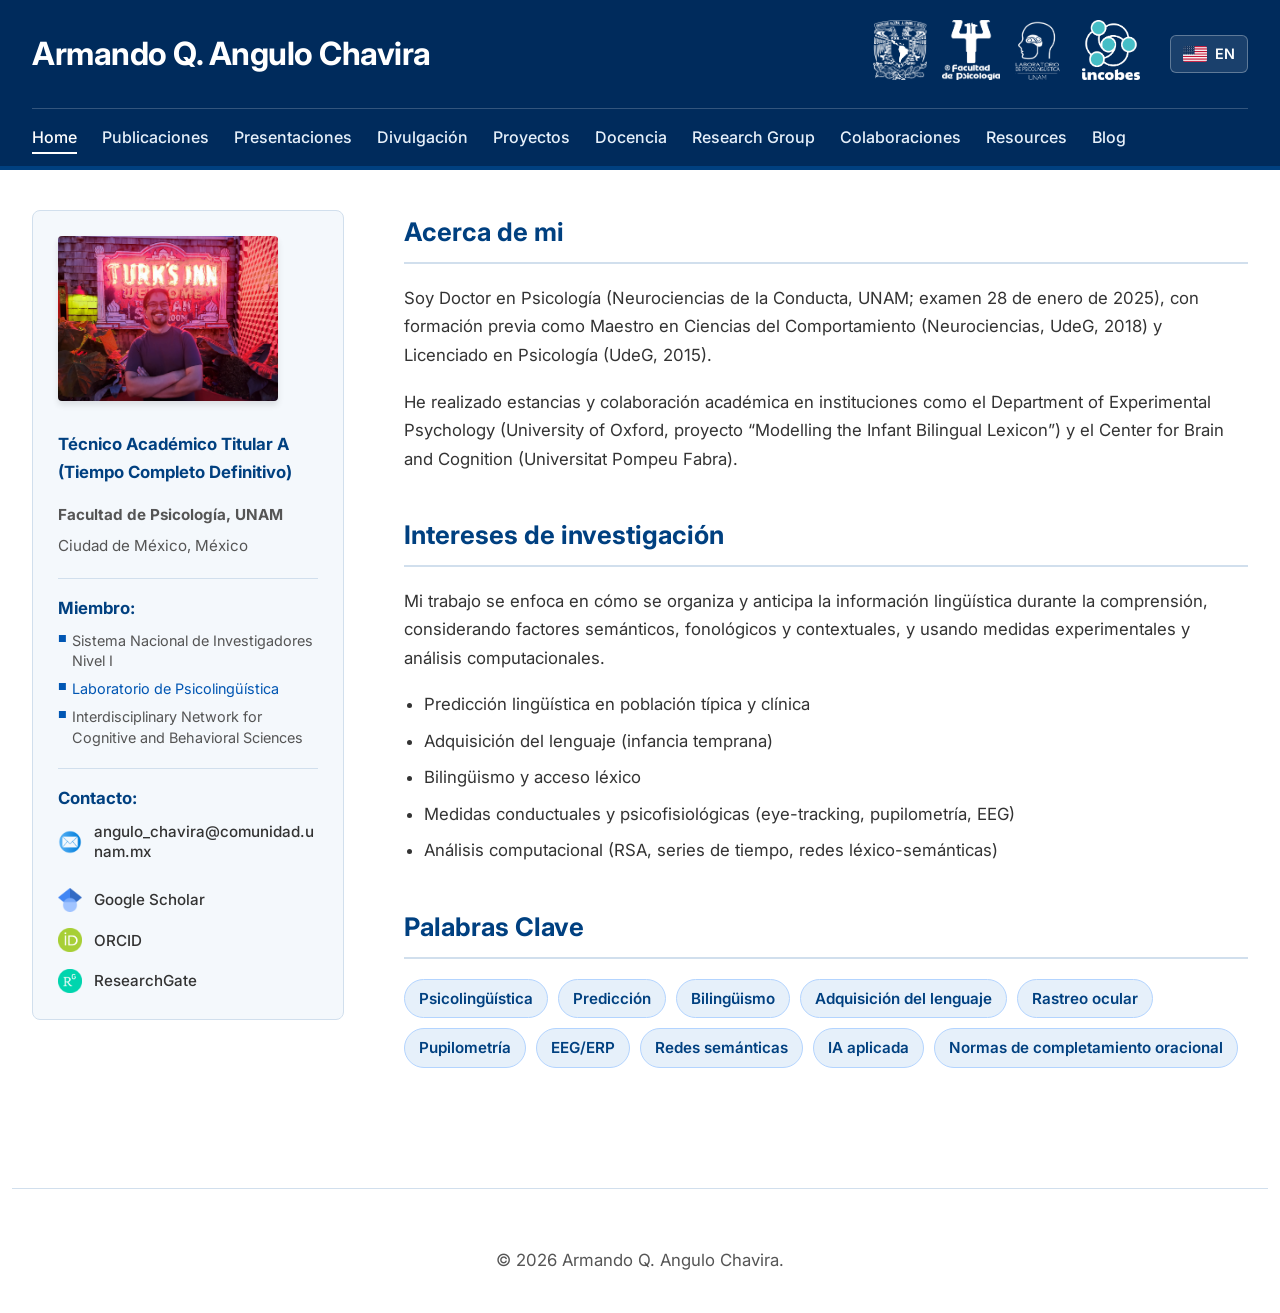
<file: index.html>
<!DOCTYPE html>
<html lang="es">
<head>
  <meta charset="UTF-8" />
  <title>Armando Q. Angulo Chavira</title>
  <meta name="viewport" content="width=device-width, initial-scale=1" />
  <meta name="description" content="Página académica de Armando Q. Angulo Chavira" />
  
  <link rel="stylesheet" href="style.css" />
  <link rel="preconnect" href="https://fonts.googleapis.com" />
  <link rel="preconnect" href="https://fonts.gstatic.com" crossorigin />
  <link href="https://fonts.googleapis.com/css2?family=Inter:wght@300;400;500;600;700&display=swap" rel="stylesheet" />
</head>

<body>
  <header id="header">
    <div id="header-placeholder"></div>
  </header>

  <div id="layout-container">
    
    <aside id="sidebar">
      <div id="sidebar-placeholder"></div>
    </aside>

    <main id="main-content">
      
      <section class="content-section">
        <h3 class="section-title" data-i18n="aboutTitle">Acerca de mi</h3>
        <p data-i18n="aboutP1">
          Soy Doctor en Psicología (Neurociencias de la Conducta, UNAM; examen 28 de enero de 2025),
          con formación previa como Maestro en Ciencias del Comportamiento (Neurociencias, UdeG, 2018)
          y Licenciado en Psicología (UdeG, 2015).
        </p>
        <p data-i18n="aboutP2">
          He realizado estancias y colaboración académica en instituciones como el Department of Experimental Psychology
          (University of Oxford, proyecto “Modelling the Infant Bilingual Lexicon”) y el Center for Brain and Cognition
          (Universitat Pompeu Fabra).
        </p>
      </section>

      <section class="content-section">
        <h3 class="section-title" data-i18n="resTitle">Intereses de investigación</h3>
        <p data-i18n="resIntro">
          Mi trabajo se enfoca en cómo se organiza y anticipa la información lingüística durante la comprensión,
          considerando factores semánticos, fonológicos y contextuales, y usando medidas experimentales y análisis
          computacionales.
        </p>
        <ul class="clean-list">
          <li data-i18n="int1">Predicción lingüística en población típica y clínica</li>
          <li data-i18n="int2">Adquisición del lenguaje (infancia temprana)</li>
          <li data-i18n="int3">Bilingüismo y acceso léxico</li>
          <li data-i18n="int4">Medidas conductuales y psicofisiológicas (eye-tracking, pupilometría, EEG)</li>
          <li data-i18n="int5">Análisis computacional (RSA, series de tiempo, redes léxico-semánticas)</li>
        </ul>
      </section>

      <section class="content-section">
        <h3 class="section-title" data-i18n="keyTitle">Palabras Clave</h3>
        <div class="badges-container">
          <span class="badge" data-i18n="k1">Psicolingüística</span>
          <span class="badge" data-i18n="k2">Predicción</span>
          <span class="badge" data-i18n="k3">Bilingüismo</span>
          <span class="badge" data-i18n="k4">Adquisición del lenguaje</span>
          <span class="badge" data-i18n="k5">Rastreo ocular</span>
          <span class="badge" data-i18n="k6">Pupilometría</span>
          <span class="badge" data-i18n="k7">EEG/ERP</span>
          <span class="badge" data-i18n="k8">Redes semánticas</span>
          <span class="badge" data-i18n="k9">IA aplicada</span>
          <span class="badge" data-i18n="k10">Normas de completamiento oracional</span>
        </div>
      </section>

    </main>
  </div>

  <footer id="footer-placeholder" class="footer"></footer>

  <script src="main.js"></script>

</body>
</html>
</file>
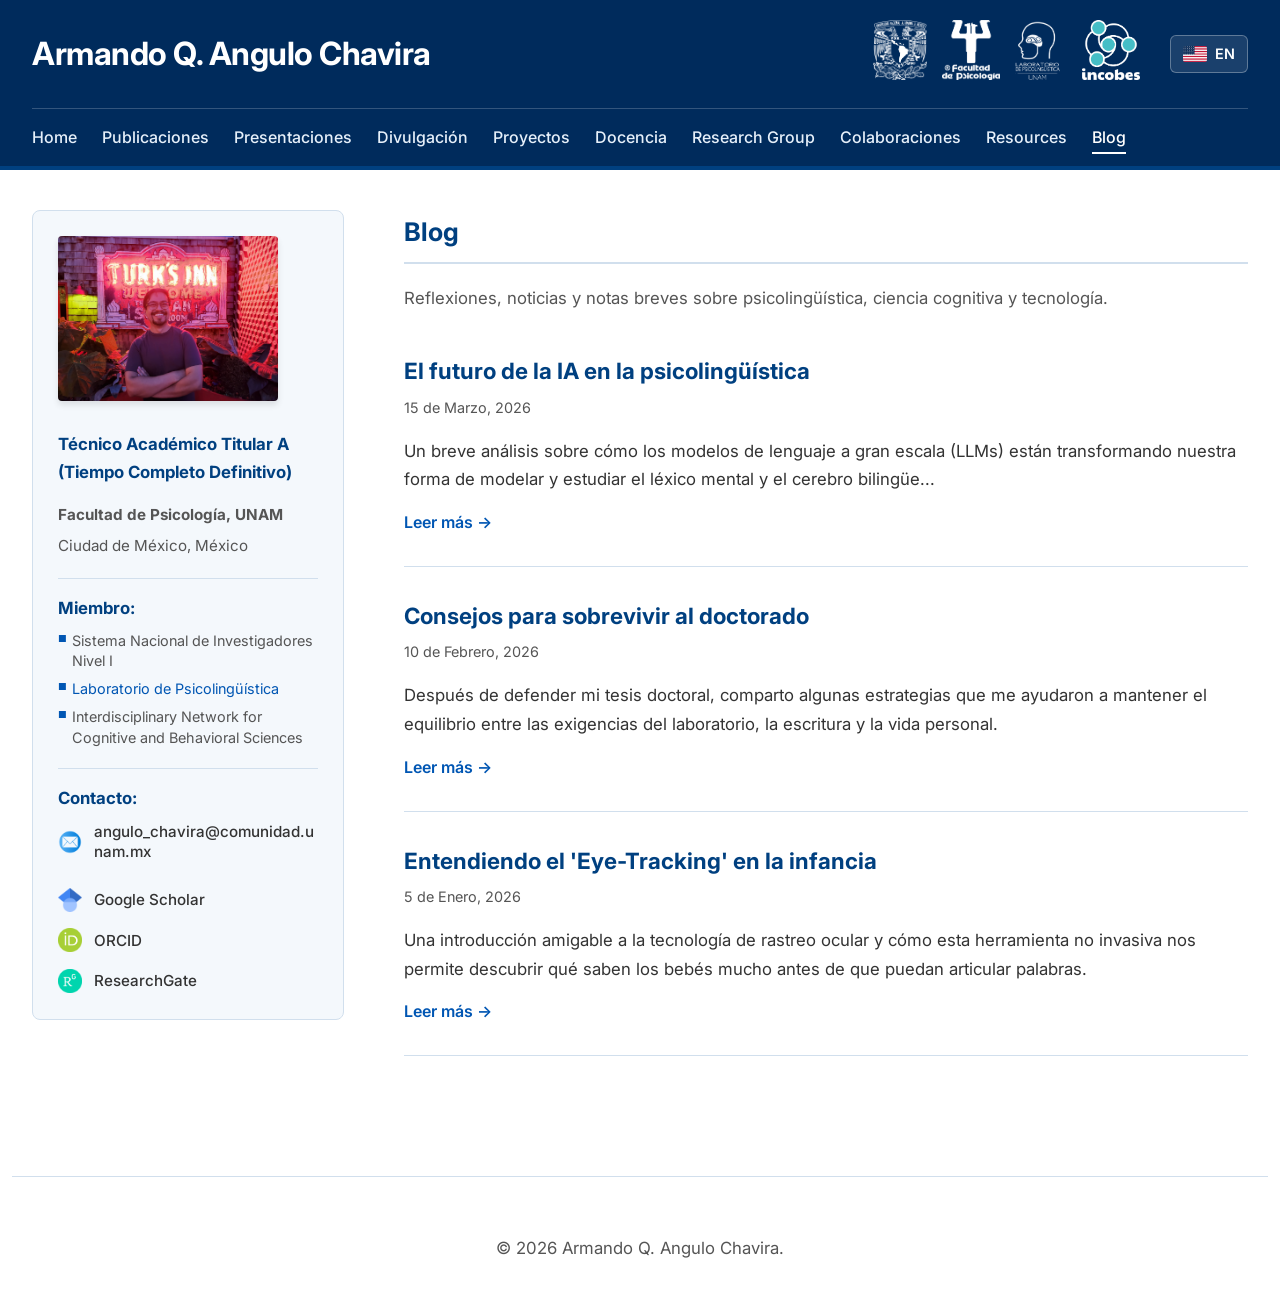
<file: blog.html>
<!DOCTYPE html>
<html lang="es">
<head>
  <meta charset="UTF-8" />
  <title>Blog - Armando Q. Angulo Chavira</title>
  <meta name="viewport" content="width=device-width, initial-scale=1" />
  <meta name="description" content="Blog personal y notas de investigación de Armando Q. Angulo Chavira" />
  
  <link rel="stylesheet" href="style.css" />
  <link rel="preconnect" href="https://fonts.googleapis.com" />
  <link rel="preconnect" href="https://fonts.gstatic.com" crossorigin />
  <link href="https://fonts.googleapis.com/css2?family=Inter:wght@300;400;500;600;700&display=swap" rel="stylesheet" />
</head>

<body>
  <header id="header">
    <div id="header-placeholder"></div>
  </header>

  <div id="layout-container">
    
    <aside id="sidebar">
      <div id="sidebar-placeholder"></div>
    </aside>

    <main id="main-content">
      
      <section class="content-section">
        <h3 class="section-title" data-i18n="blogTitle">Blog</h3>
        <p data-i18n="blogDesc" style="margin-bottom: 40px; color: var(--text-muted);">Reflexiones, noticias y notas breves sobre psicolingüística, ciencia cognitiva y tecnología.</p>
        
        <div class="blog-posts-list">
          
          <article class="blog-post" style="border-bottom: 1px solid var(--border-color); padding-bottom: 30px; margin-bottom: 30px;">
            <h4 data-i18n="post1Title" style="color: var(--blue-title); font-size: 1.4rem; margin-top: 0; margin-bottom: 5px;">El futuro de la IA en la psicolingüística</h4>
            <span data-i18n="post1Date" style="display: block; font-size: 0.9rem; color: var(--text-muted); margin-bottom: 15px;">15 de Marzo, 2026</span>
            <p data-i18n="post1Snippet" style="margin-bottom: 15px;">Un breve análisis sobre cómo los modelos de lenguaje a gran escala (LLMs) están transformando nuestra forma de modelar y estudiar el léxico mental y el cerebro bilingüe...</p>
            <a href="#" data-i18n="readMore" style="font-weight: 600;">Leer más &rarr;</a>
          </article>

          <article class="blog-post" style="border-bottom: 1px solid var(--border-color); padding-bottom: 30px; margin-bottom: 30px;">
            <h4 data-i18n="post2Title" style="color: var(--blue-title); font-size: 1.4rem; margin-top: 0; margin-bottom: 5px;">Consejos para sobrevivir al doctorado</h4>
            <span data-i18n="post2Date" style="display: block; font-size: 0.9rem; color: var(--text-muted); margin-bottom: 15px;">10 de Febrero, 2026</span>
            <p data-i18n="post2Snippet" style="margin-bottom: 15px;">Después de defender mi tesis doctoral, comparto algunas estrategias que me ayudaron a mantener el equilibrio entre las exigencias del laboratorio, la escritura y la vida personal.</p>
            <a href="#" data-i18n="readMore" style="font-weight: 600;">Leer más &rarr;</a>
          </article>

          <article class="blog-post" style="border-bottom: 1px solid var(--border-color); padding-bottom: 30px; margin-bottom: 30px;">
            <h4 data-i18n="post3Title" style="color: var(--blue-title); font-size: 1.4rem; margin-top: 0; margin-bottom: 5px;">Entendiendo el 'Eye-Tracking' en la infancia</h4>
            <span data-i18n="post3Date" style="display: block; font-size: 0.9rem; color: var(--text-muted); margin-bottom: 15px;">5 de Enero, 2026</span>
            <p data-i18n="post3Snippet" style="margin-bottom: 15px;">Una introducción amigable a la tecnología de rastreo ocular y cómo esta herramienta no invasiva nos permite descubrir qué saben los bebés mucho antes de que puedan articular palabras.</p>
            <a href="#" data-i18n="readMore" style="font-weight: 600;">Leer más &rarr;</a>
          </article>

        </div>

      </section>

    </main>
  </div>

  <footer id="footer-placeholder" class="footer"></footer>

  <script src="main.js"></script>

</body>
</html>
</file>
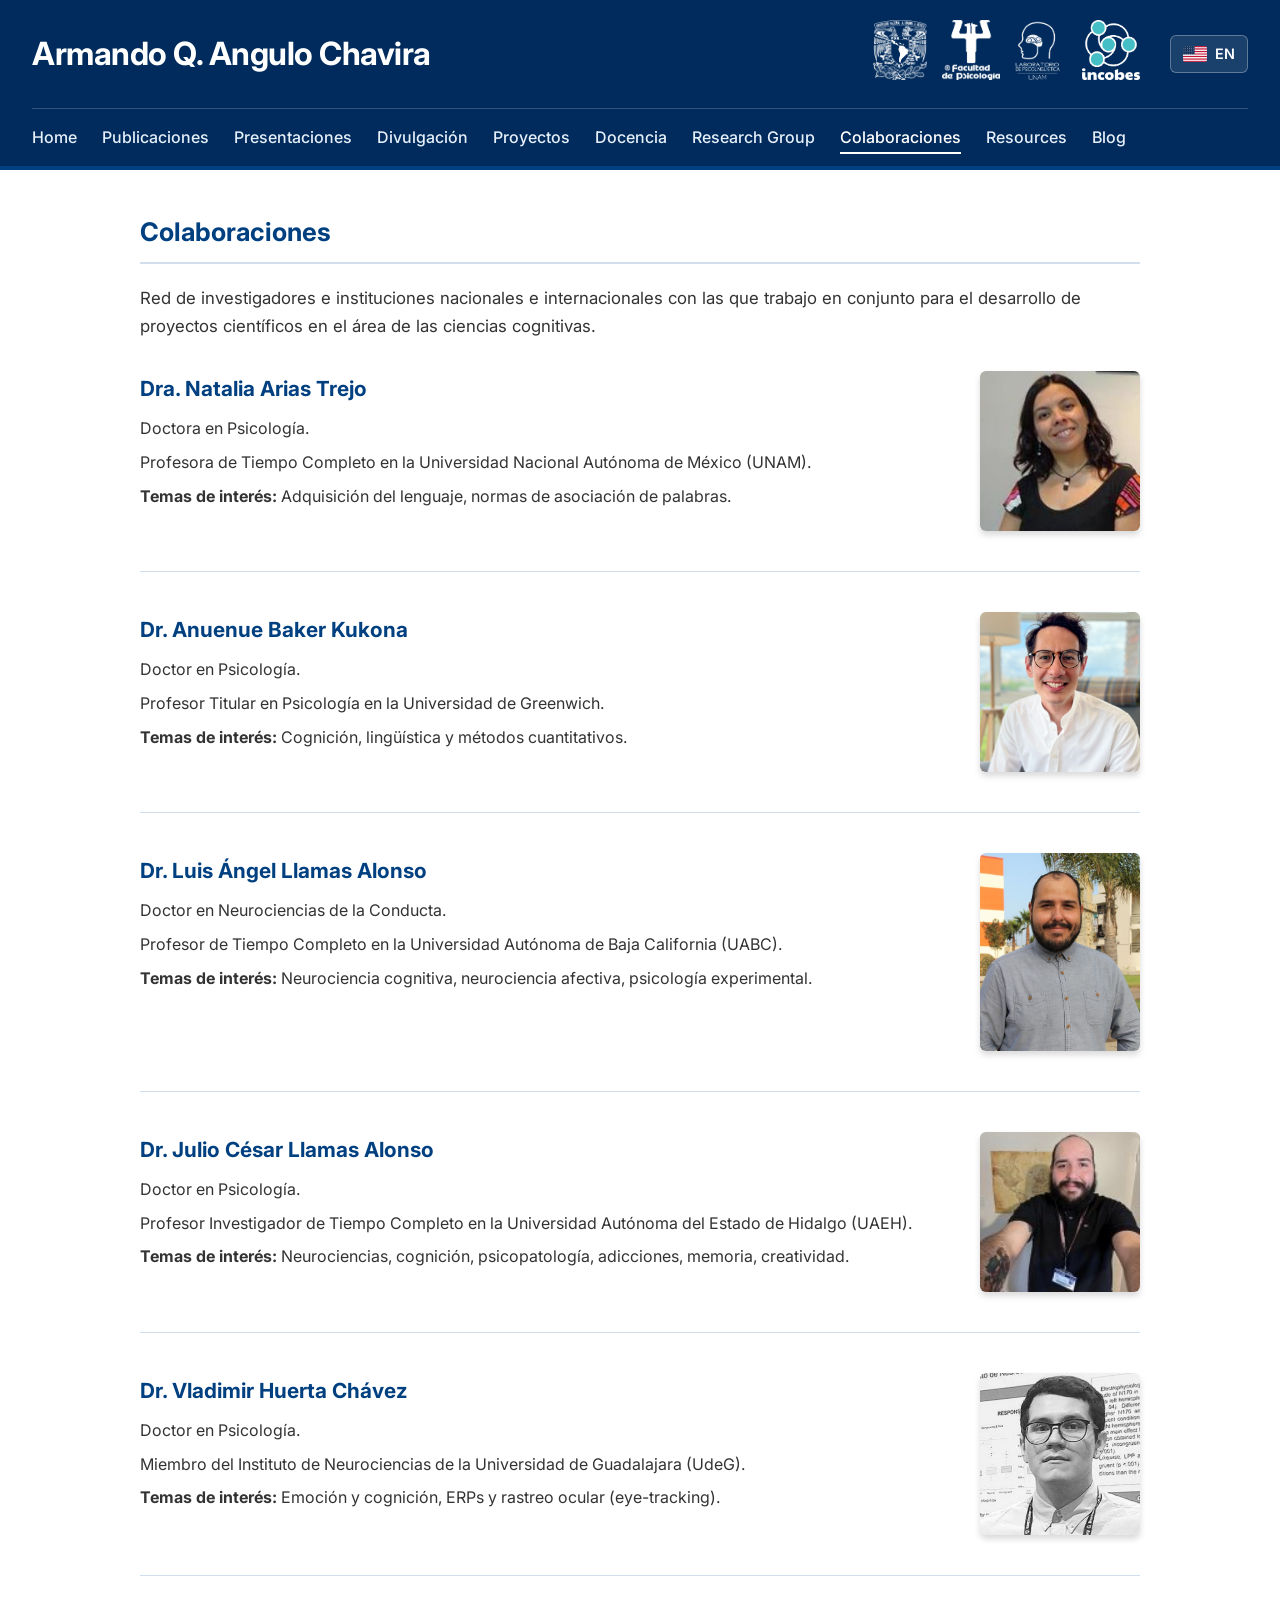
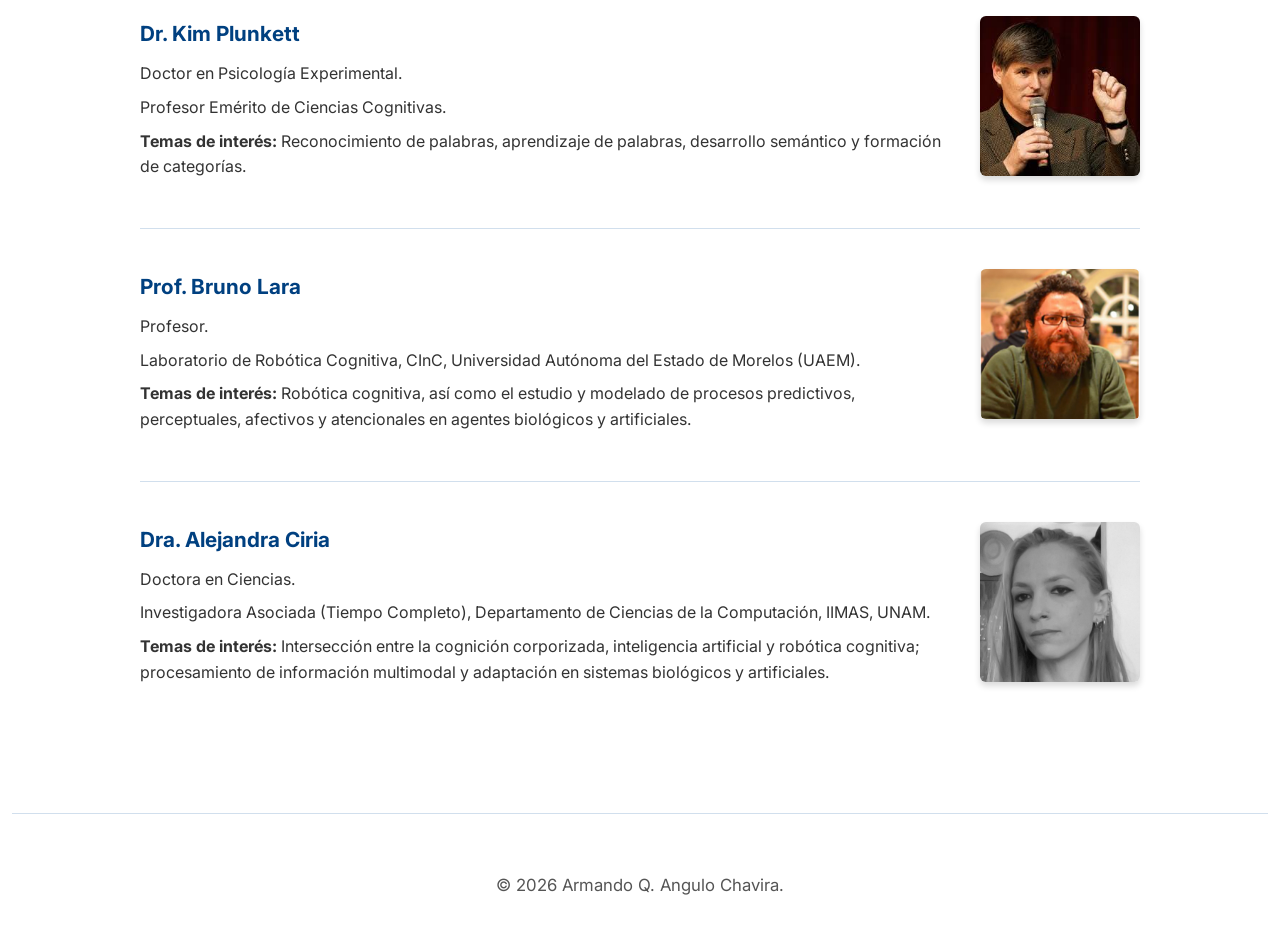
<file: collaborations.html>
<!DOCTYPE html>
<html lang="es">
<head>
  <meta charset="UTF-8" />
  <title>Colaboraciones - Armando Q. Angulo Chavira</title>
  <meta name="viewport" content="width=device-width, initial-scale=1" />
  <meta name="description" content="Colaboradores académicos de Armando Q. Angulo Chavira" />
  
  <link rel="stylesheet" href="style.css" />
  <link rel="preconnect" href="https://fonts.googleapis.com" />
  <link rel="preconnect" href="https://fonts.gstatic.com" crossorigin />
  <link href="https://fonts.googleapis.com/css2?family=Inter:wght@300;400;500;600;700&display=swap" rel="stylesheet" />
</head>

<body>
  <header id="header">
    <div id="header-placeholder"></div>
  </header>

  <div id="layout-container">
    
    <main id="main-content" style="flex: 1; max-width: 1000px; margin: 0 auto; width: 100%; box-sizing: border-box;">
      
      <section class="content-section">
        <h3 class="section-title" data-i18n="collabTitle">Colaboraciones</h3>
        <p data-i18n="collabDesc">Red de investigadores e instituciones nacionales e internacionales con las que trabajo en conjunto para el desarrollo de proyectos científicos en el área de las ciencias cognitivas.</p>
        
        <div class="group-members-list">
          
          <div class="group-member-row">
            <div class="group-member-text">
              <h4 data-i18n="c1Name">Dra. Natalia Arias Trejo</h4>
              <ul class="member-details">
                <li data-i18n="c1Degree">Doctora en Psicología.</li>
                <li data-i18n="c1Position">Profesora de Tiempo Completo en la Universidad Nacional Autónoma de México (UNAM).</li>
                <li><span data-i18n="c1IntL"><strong>Temas de interés:</strong></span> <span data-i18n="c1IntT">Adquisición del lenguaje, normas de asociación de palabras.</span></li>
              </ul>
            </div>
            <div class="group-member-image">
              <img src="img/natalia.jpg" alt="Foto Natalia Arias Trejo" class="profile-placeholder" />
            </div>
          </div>

          <div class="group-member-row">
            <div class="group-member-text">
              <h4 data-i18n="c2Name">Dr. Anuenue Baker Kukona</h4>
              <ul class="member-details">
                <li data-i18n="c2Degree">Doctor en Psicología.</li>
                <li data-i18n="c2Position">Profesor Titular en Psicología en la Universidad de Greenwich.</li>
                <li><span data-i18n="c2IntL"><strong>Temas de interés:</strong></span> <span data-i18n="c2IntT">Cognición, lingüística y métodos cuantitativos.</span></li>
              </ul>
            </div>
            <div class="group-member-image">
              <img src="img/baker.jpg" alt="Foto Anuenue Baker Kukona" class="profile-placeholder" />
            </div>
          </div>

          <div class="group-member-row">
            <div class="group-member-text">
              <h4 data-i18n="c3Name">Dr. Luis Ángel Llamas Alonso</h4>
              <ul class="member-details">
                <li data-i18n="c3Degree">Doctor en Neurociencias de la Conducta.</li>
                <li data-i18n="c3Position">Profesor de Tiempo Completo en la Universidad Autónoma de Baja California (UABC).</li>
                <li><span data-i18n="c3IntL"><strong>Temas de interés:</strong></span> <span data-i18n="c3IntT">Neurociencia cognitiva, neurociencia afectiva, psicología experimental.</span></li>
              </ul>
            </div>
            <div class="group-member-image">
              <img src="img/luis.jpg" alt="Foto Luis Angel Llamas Alonso" class="profile-placeholder" />
            </div>
          </div>

          <div class="group-member-row">
            <div class="group-member-text">
              <h4 data-i18n="c4Name">Dr. Julio César Llamas Alonso</h4>
              <ul class="member-details">
                <li data-i18n="c4Degree">Doctor en Psicología.</li>
                <li data-i18n="c4Position">Profesor Investigador de Tiempo Completo en la Universidad Autónoma del Estado de Hidalgo (UAEH).</li>
                <li><span data-i18n="c4IntL"><strong>Temas de interés:</strong></span> <span data-i18n="c4IntT">Neurociencias, cognición, psicopatología, adicciones, memoria, creatividad.</span></li>
              </ul>
            </div>
            <div class="group-member-image">
              <img src="img/julio.jpg" alt="Foto Julio César Llamas Alonso" class="profile-placeholder" />
            </div>
          </div>

          <div class="group-member-row">
            <div class="group-member-text">
              <h4 data-i18n="c5Name">Dr. Vladimir Huerta Chávez</h4>
              <ul class="member-details">
                <li data-i18n="c5Degree">Doctor en Psicología.</li>
                <li data-i18n="c5Position">Miembro del Instituto de Neurociencias de la Universidad de Guadalajara (UdeG).</li>
                <li><span data-i18n="c5IntL"><strong>Temas de interés:</strong></span> <span data-i18n="c5IntT">Emoción y cognición, ERPs y rastreo ocular (eye-tracking).</span></li>
              </ul>
            </div>
            <div class="group-member-image">
              <img src="img/vladimir.jpg" alt="Foto Vladimir Huerta Chavez" class="profile-placeholder" />
            </div>
          </div>

          <div class="group-member-row">
            <div class="group-member-text">
              <h4 data-i18n="c6Name">Dr. Kim Plunkett</h4>
              <ul class="member-details">
                <li data-i18n="c6Degree">Doctor en Psicología Experimental.</li>
                <li data-i18n="c6Position">Profesor Emérito de Ciencias Cognitivas.</li>
                <li><span data-i18n="c6IntL"><strong>Temas de interés:</strong></span> <span data-i18n="c6IntT">Reconocimiento de palabras, aprendizaje de palabras, desarrollo semántico y formación de categorías.</span></li>
              </ul>
            </div>
            <div class="group-member-image">
              <img src="img/kim.jpg" alt="Foto Kim Plunkett" class="profile-placeholder" />
            </div>
          </div>

          <div class="group-member-row">
            <div class="group-member-text">
              <h4 data-i18n="c7Name">Prof. Bruno Lara</h4>
              <ul class="member-details">
                <li data-i18n="c7Degree">Profesor.</li>
                <li data-i18n="c7Position">Laboratorio de Robótica Cognitiva, CInC, Universidad Autónoma del Estado de Morelos (UAEM).</li>
                <li><span data-i18n="c7IntL"><strong>Temas de interés:</strong></span> <span data-i18n="c7IntT">Robótica cognitiva, así como el estudio y modelado de procesos predictivos, perceptuales, afectivos y atencionales en agentes biológicos y artificiales.</span></li>
              </ul>
            </div>
            <div class="group-member-image">
              <img src="img/bruno.png" alt="Foto Prof. Bruno Lara" class="profile-placeholder" />
            </div>
          </div>

          <div class="group-member-row">
            <div class="group-member-text">
              <h4 data-i18n="c8Name">Dra. Alejandra Ciria</h4>
              <ul class="member-details">
                <li data-i18n="c8Degree">Doctora en Ciencias.</li>
                <li data-i18n="c8Position">Investigadora Asociada (Tiempo Completo), Departamento de Ciencias de la Computación, IIMAS, UNAM.</li>
                <li><span data-i18n="c8IntL"><strong>Temas de interés:</strong></span> <span data-i18n="c8IntT">Intersección entre la cognición corporizada, inteligencia artificial y robótica cognitiva; procesamiento de información multimodal y adaptación en sistemas biológicos y artificiales.</span></li>
              </ul>
            </div>
            <div class="group-member-image">
              <img src="img/alejandra.jpg" alt="Foto Dra. Alejandra Ciria" class="profile-placeholder" />
            </div>
          </div>

        </div>

      </section>

    </main>
  </div>

  <footer id="footer-placeholder" class="footer"></footer>

  <script src="main.js"></script>

</body>
</html>
</file>
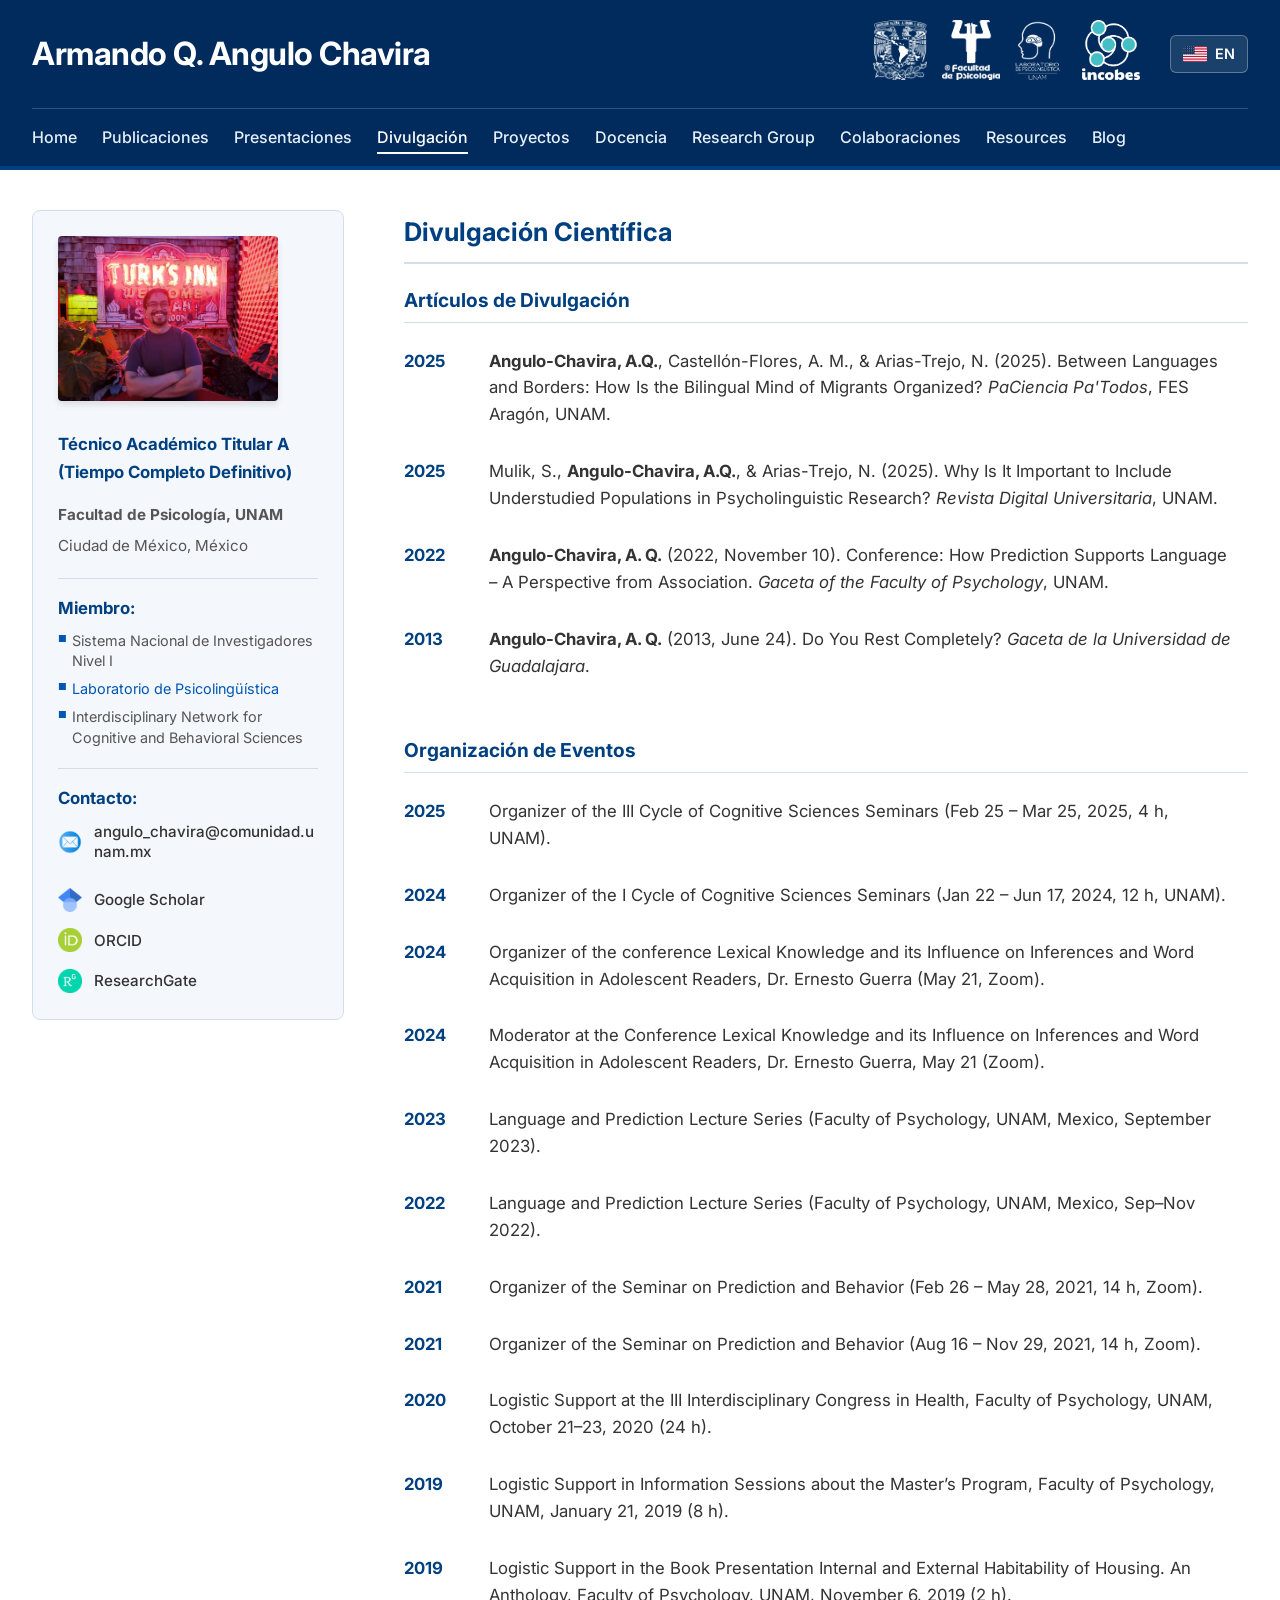
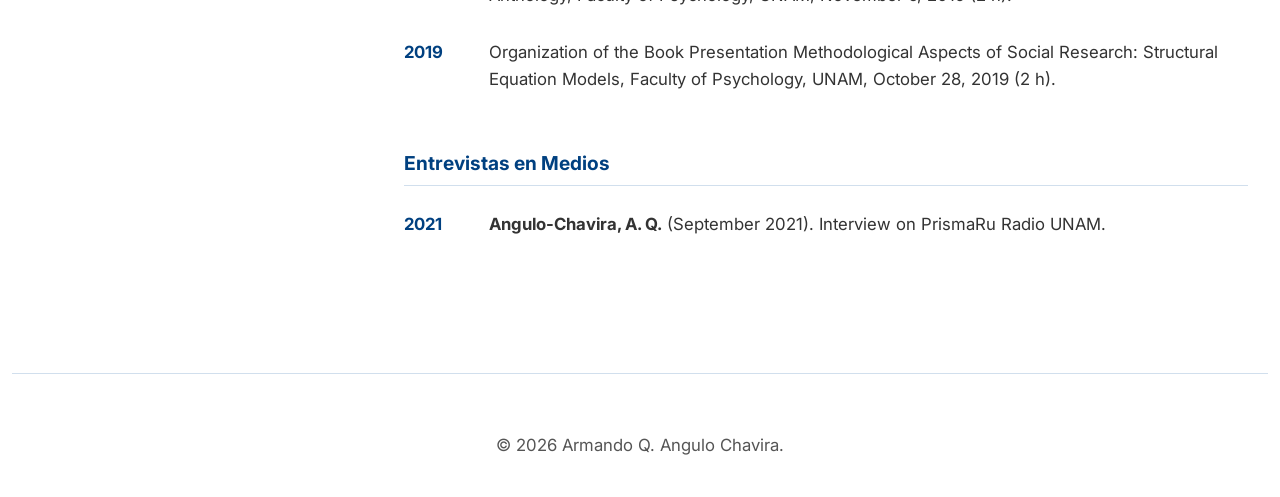
<file: divulgacion.html>
<!DOCTYPE html>
<html lang="es">
<head>
  <meta charset="UTF-8" />
  <title>Divulgación - Armando Q. Angulo Chavira</title>
  <meta name="viewport" content="width=device-width, initial-scale=1" />
  <meta name="description" content="Actividades de divulgación científica de Armando Q. Angulo Chavira" />
  
  <link rel="stylesheet" href="style.css" />
  <link rel="preconnect" href="https://fonts.googleapis.com" />
  <link rel="preconnect" href="https://fonts.gstatic.com" crossorigin />
  <link href="https://fonts.googleapis.com/css2?family=Inter:wght@300;400;500;600;700&display=swap" rel="stylesheet" />
</head>

<body>
  <header id="header">
    <div id="header-placeholder"></div>
  </header>

  <div id="layout-container">
    
    <aside id="sidebar">
      <div id="sidebar-placeholder"></div>
    </aside>

    <main id="main-content">
      
      <section class="content-section">
        <h3 class="section-title" data-i18n="outreachTitle">Divulgación Científica</h3>
        
        <h4 class="subsection-title" data-i18n="outreachPubs">Artículos de Divulgación</h4>
        <table class="publications-table">
          <tbody>
            <tr>
              <td class="pub-year">2025</td>
              <td class="pub-ref"><strong>Angulo-Chavira, A.Q.</strong>, Castellón-Flores, A. M., &amp; Arias-Trejo, N. (2025). Between Languages and Borders: How Is the Bilingual Mind of Migrants Organized? <em>PaCiencia Pa'Todos</em>, FES Aragón, UNAM.</td>
            </tr>
            <tr>
              <td class="pub-year">2025</td>
              <td class="pub-ref">Mulik, S., <strong>Angulo-Chavira, A.Q.</strong>, &amp; Arias-Trejo, N. (2025). Why Is It Important to Include Understudied Populations in Psycholinguistic Research? <em>Revista Digital Universitaria</em>, UNAM.</td>
            </tr>
            <tr>
              <td class="pub-year">2022</td>
              <td class="pub-ref"><strong>Angulo-Chavira, A. Q.</strong> (2022, November 10). Conference: How Prediction Supports Language – A Perspective from Association. <em>Gaceta of the Faculty of Psychology</em>, UNAM.</td>
            </tr>
            <tr>
              <td class="pub-year">2013</td>
              <td class="pub-ref"><strong>Angulo-Chavira, A. Q.</strong> (2013, June 24). Do You Rest Completely? <em>Gaceta de la Universidad de Guadalajara</em>.</td>
            </tr>
          </tbody>
        </table>

        <h4 class="subsection-title" data-i18n="outreachEvents">Organización de Eventos</h4>
        <table class="publications-table">
          <tbody>
            <tr>
              <td class="pub-year">2025</td>
              <td class="pub-ref">Organizer of the III Cycle of Cognitive Sciences Seminars (Feb 25 – Mar 25, 2025, 4 h, UNAM).</td>
            </tr>
            <tr>
              <td class="pub-year">2024</td>
              <td class="pub-ref">Organizer of the I Cycle of Cognitive Sciences Seminars (Jan 22 – Jun 17, 2024, 12 h, UNAM).</td>
            </tr>
            <tr>
              <td class="pub-year">2024</td>
              <td class="pub-ref">Organizer of the conference Lexical Knowledge and its Influence on Inferences and Word Acquisition in Adolescent Readers, Dr. Ernesto Guerra (May 21, Zoom).</td>
            </tr>
            <tr>
              <td class="pub-year">2024</td>
              <td class="pub-ref">Moderator at the Conference Lexical Knowledge and its Influence on Inferences and Word Acquisition in Adolescent Readers, Dr. Ernesto Guerra, May 21 (Zoom).</td>
            </tr>
            <tr>
              <td class="pub-year">2023</td>
              <td class="pub-ref">Language and Prediction Lecture Series (Faculty of Psychology, UNAM, Mexico, September 2023).</td>
            </tr>
            <tr>
              <td class="pub-year">2022</td>
              <td class="pub-ref">Language and Prediction Lecture Series (Faculty of Psychology, UNAM, Mexico, Sep–Nov 2022).</td>
            </tr>
            <tr>
              <td class="pub-year">2021</td>
              <td class="pub-ref">Organizer of the Seminar on Prediction and Behavior (Feb 26 – May 28, 2021, 14 h, Zoom).</td>
            </tr>
            <tr>
              <td class="pub-year">2021</td>
              <td class="pub-ref">Organizer of the Seminar on Prediction and Behavior (Aug 16 – Nov 29, 2021, 14 h, Zoom).</td>
            </tr>
            <tr>
              <td class="pub-year">2020</td>
              <td class="pub-ref">Logistic Support at the III Interdisciplinary Congress in Health, Faculty of Psychology, UNAM, October 21–23, 2020 (24 h).</td>
            </tr>
            <tr>
              <td class="pub-year">2019</td>
              <td class="pub-ref">Logistic Support in Information Sessions about the Master’s Program, Faculty of Psychology, UNAM, January 21, 2019 (8 h).</td>
            </tr>
            <tr>
              <td class="pub-year">2019</td>
              <td class="pub-ref">Logistic Support in the Book Presentation Internal and External Habitability of Housing. An Anthology, Faculty of Psychology, UNAM, November 6, 2019 (2 h).</td>
            </tr>
            <tr>
              <td class="pub-year">2019</td>
              <td class="pub-ref">Organization of the Book Presentation Methodological Aspects of Social Research: Structural Equation Models, Faculty of Psychology, UNAM, October 28, 2019 (2 h).</td>
            </tr>
          </tbody>
        </table>

        <h4 class="subsection-title" data-i18n="outreachMedia">Entrevistas</h4>
        <table class="publications-table">
          <tbody>
            <tr>
              <td class="pub-year">2021</td>
              <td class="pub-ref"><strong>Angulo-Chavira, A. Q.</strong> (September 2021). Interview on PrismaRu Radio UNAM.</td>
            </tr>
          </tbody>
        </table>

      </section>

    </main>
  </div>

  <footer id="footer-placeholder" class="footer"></footer>

  <script src="main.js"></script>

</body>
</html>
</file>
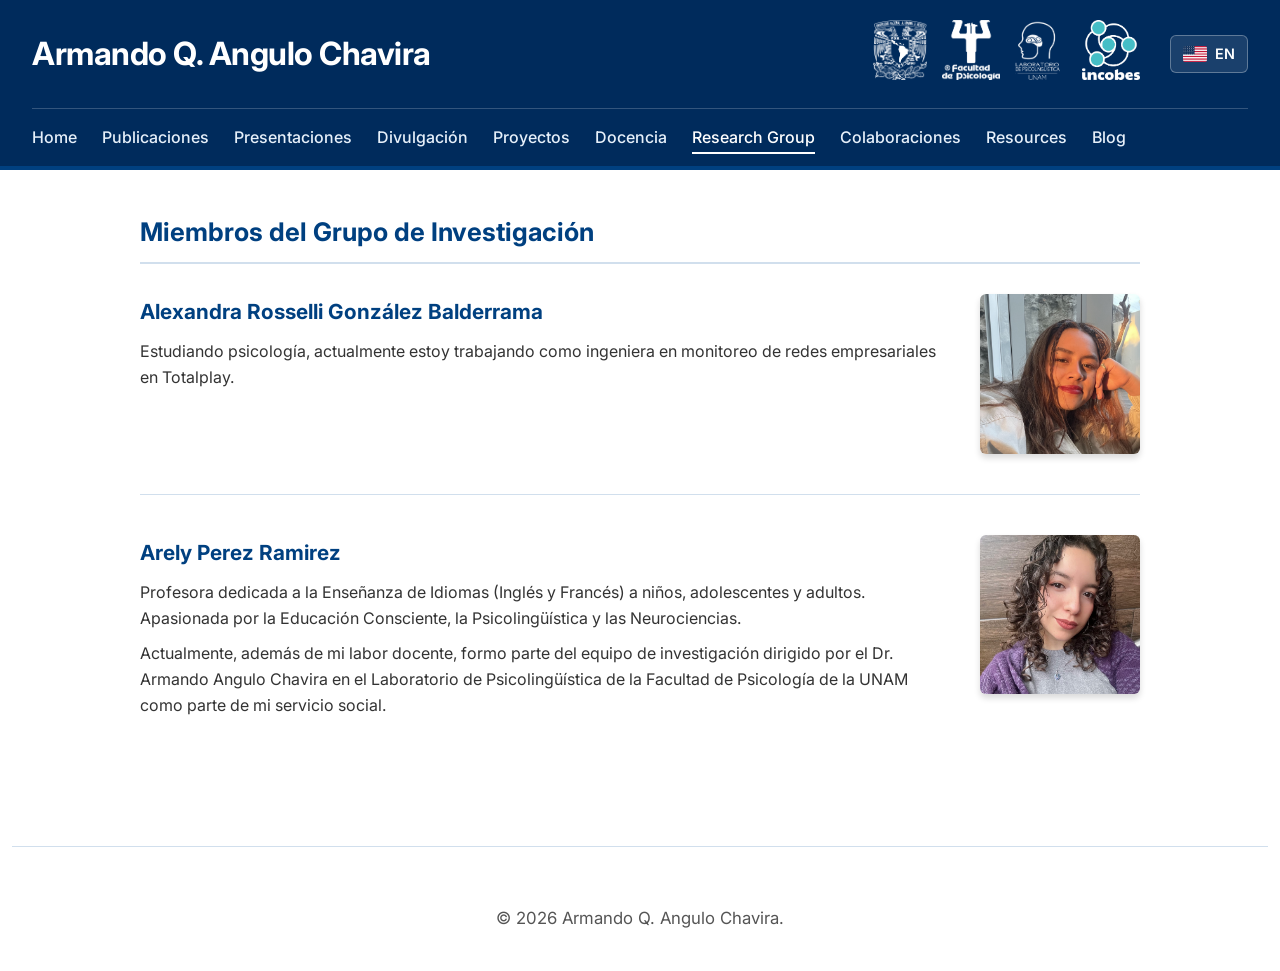
<file: group.html>
<!DOCTYPE html>
<html lang="es">
<head>
  <meta charset="UTF-8" />
  <title>Research Group - Armando Q. Angulo Chavira</title>
  <meta name="viewport" content="width=device-width, initial-scale=1" />
  
  <link rel="stylesheet" href="style.css" />
  <link rel="preconnect" href="https://fonts.googleapis.com" />
  <link rel="preconnect" href="https://fonts.gstatic.com" crossorigin />
  <link href="https://fonts.googleapis.com/css2?family=Inter:wght@300;400;500;600;700&display=swap" rel="stylesheet" />
</head>

<body>
  <header id="header">
    <div id="header-placeholder"></div>
  </header>

  <div id="layout-container">
    
    <main id="main-content" style="flex: 1; max-width: 1000px; margin: 0 auto; width: 100%; box-sizing: border-box;">
      
      <section class="content-section">
        <h3 class="section-title" data-i18n="groupPageTitle">Miembros del Grupo de Investigación</h3>
        
        <div class="group-members-list">
          
          <div class="group-member-row">
            <div class="group-member-text">
              <h4 data-i18n="m1Name">Alexandra Rosselli González Balderrama</h4>
              <ul class="member-details">
                <li data-i18n="m1Bio">Estudiando psicología, actualmente estoy trabajando como ingeniera en monitoreo de redes empresariales en Totalplay.</li>
              </ul>
            </div>
            <div class="group-member-image">
              <img src="img/alexandra.jpeg" alt="Foto de Alexandra Rosselli" class="profile-placeholder" />
            </div>
          </div>

          <div class="group-member-row">
            <div class="group-member-text">
              <h4 data-i18n="m2Name">Arely Perez Ramirez</h4>
              <ul class="member-details">
                <li data-i18n="m2Bio1">Profesora dedicada a la Enseñanza de Idiomas (Inglés y Francés) a niños, adolescentes y adultos. Apasionada por la Educación Consciente, la Psicolingüística y las Neurociencias.</li>
                <li data-i18n="m2Bio2" style="margin-top: 10px;">Actualmente, además de mi labor docente, formo parte del equipo de investigación dirigido por el Dr. Armando Angulo Chavira en el Laboratorio de Psicolingüística de la Facultad de Psicología de la UNAM como parte de mi servicio social.</li>
              </ul>
            </div>
            <div class="group-member-image">
              <img src="img/arely.jpeg" alt="Foto de Arely Perez" class="profile-placeholder" />
            </div>
          </div>

        </div>

      </section>

    </main>
  </div>

  <footer id="footer-placeholder" class="footer"></footer>

  <script src="main.js"></script>

</body>
</html>
</file>
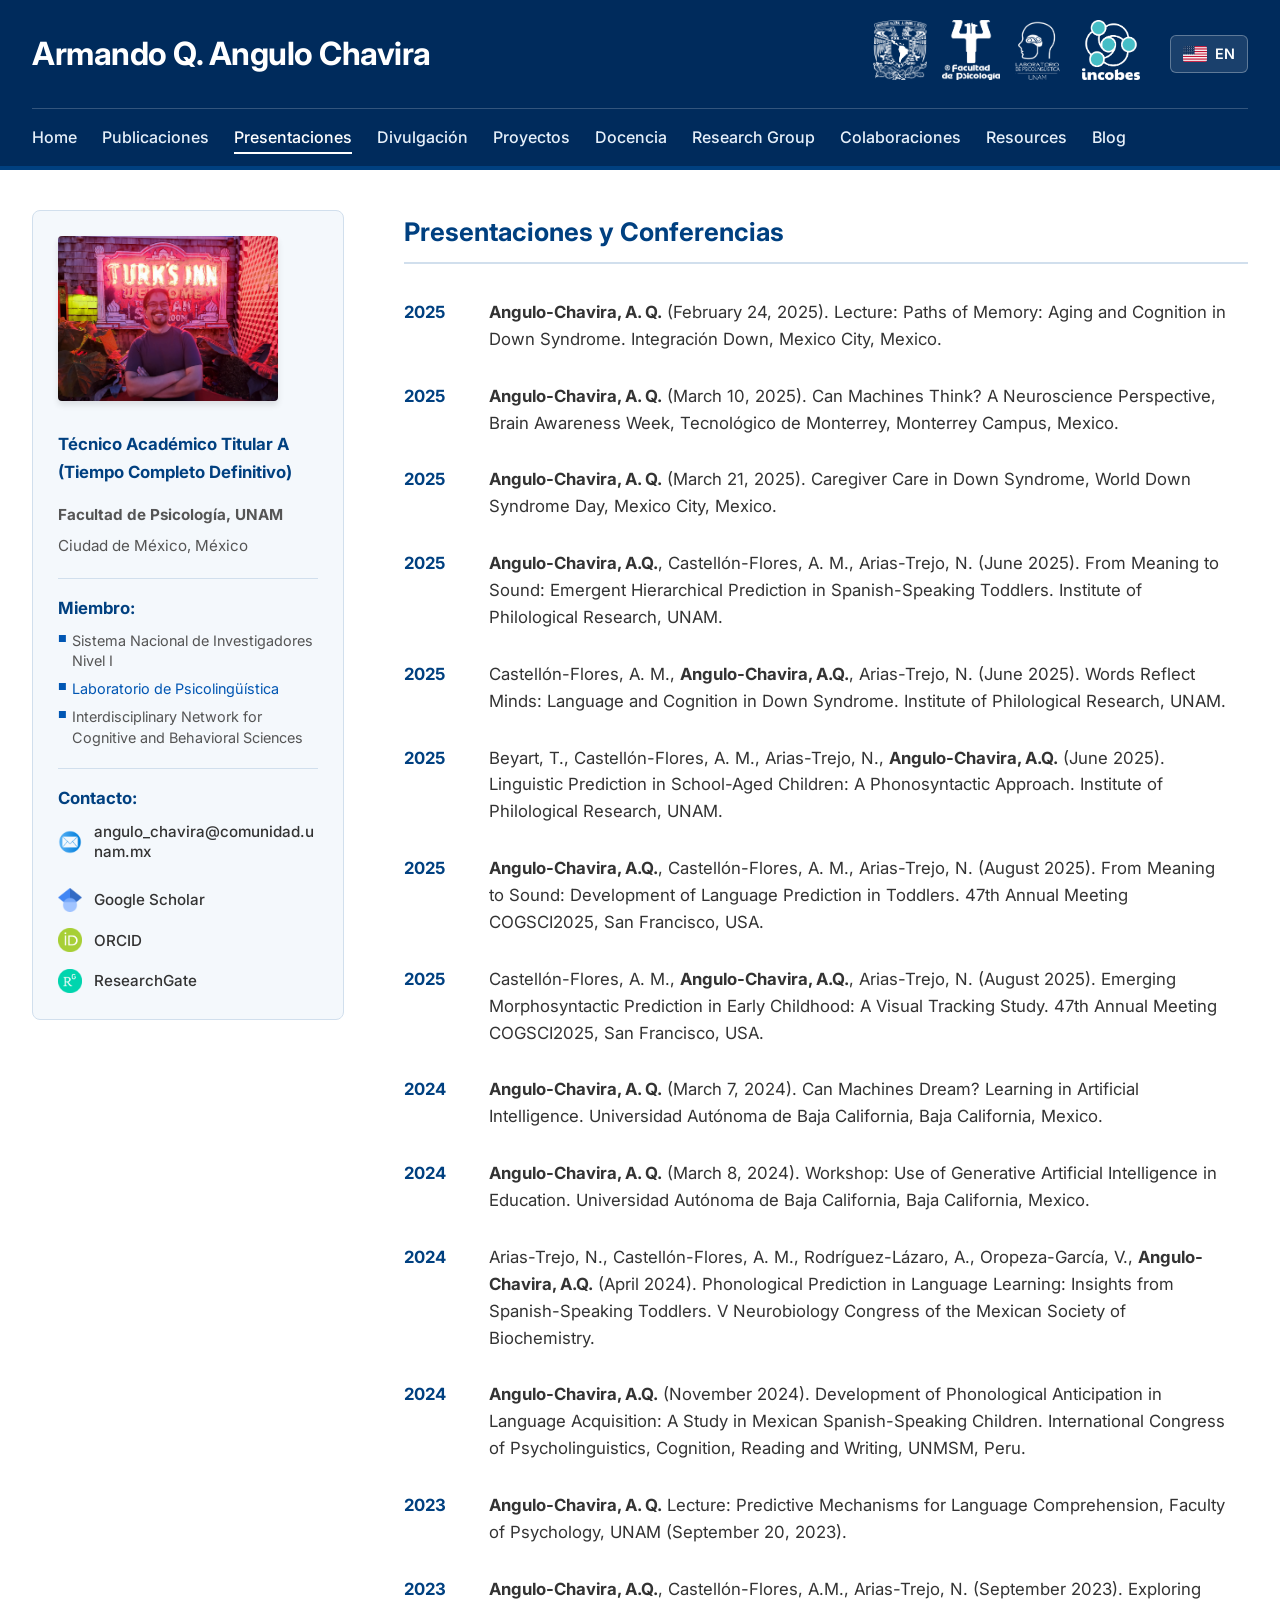
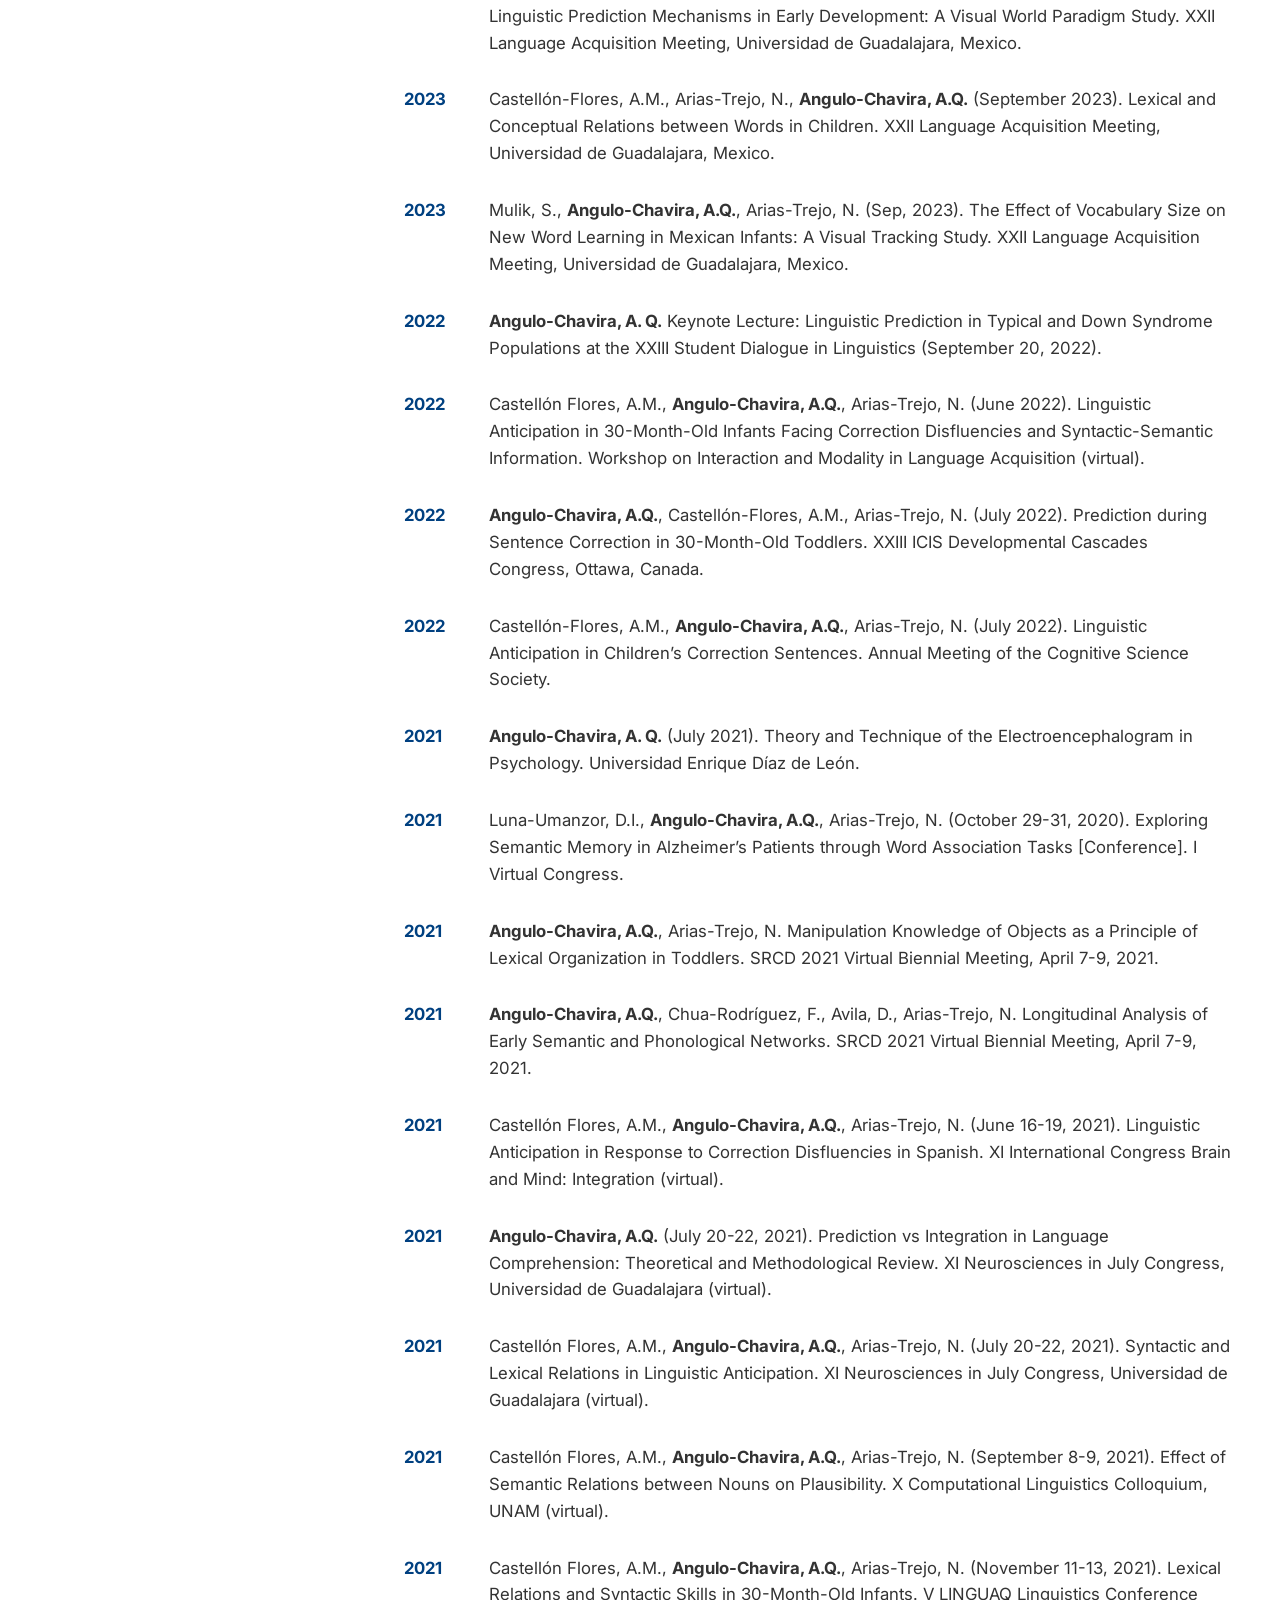
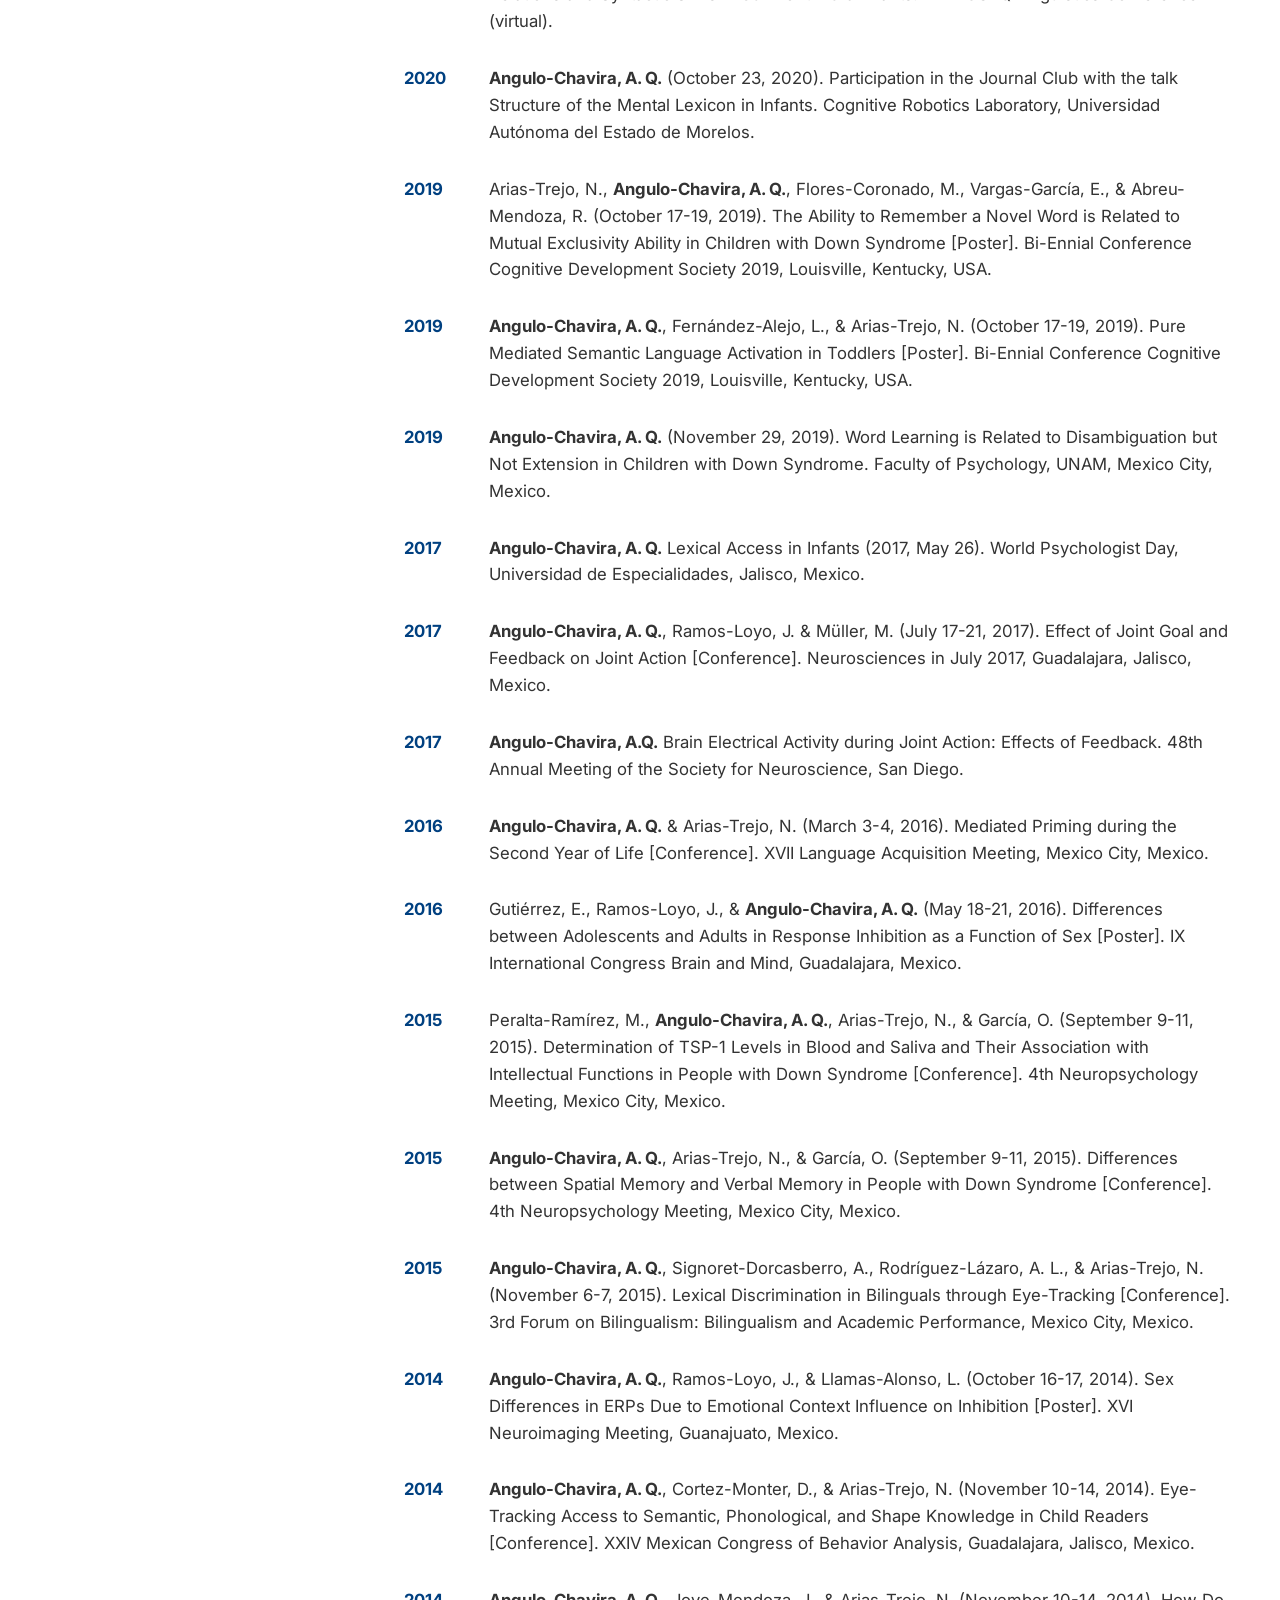
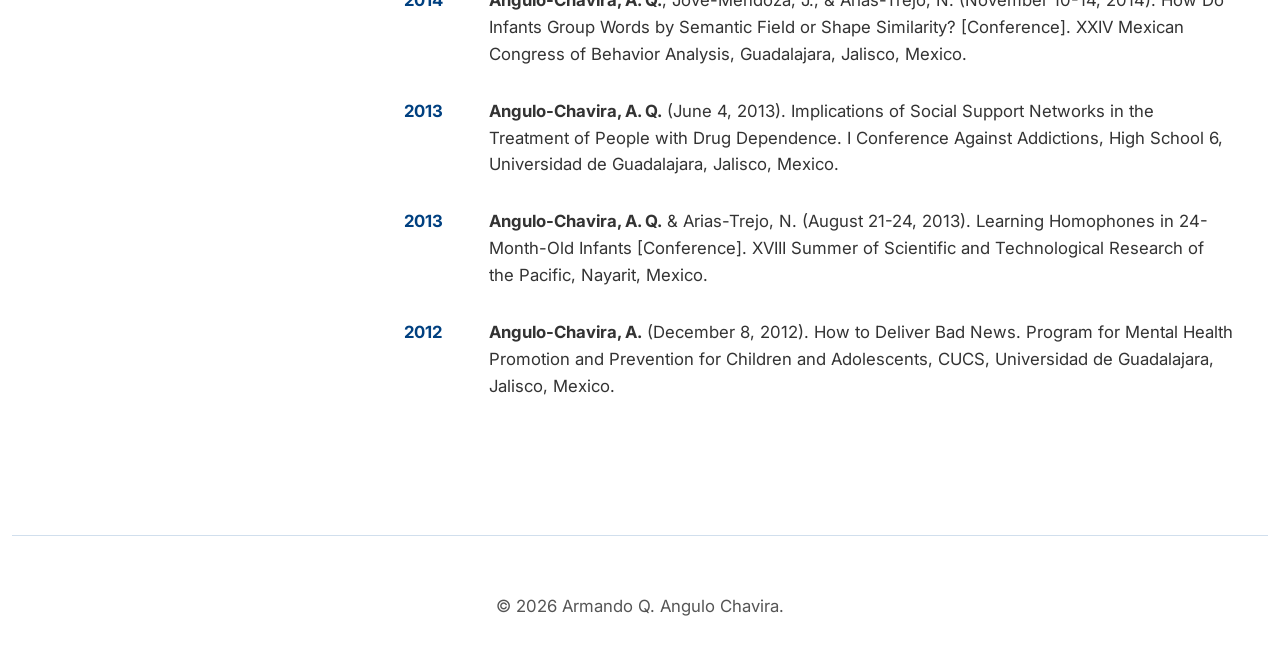
<file: presentations.html>
<!DOCTYPE html>
<html lang="es">
<head>
  <meta charset="UTF-8" />
  <title>Presentaciones - Armando Q. Angulo Chavira</title>
  <meta name="viewport" content="width=device-width, initial-scale=1" />
  <meta name="description" content="Presentaciones y conferencias de Armando Q. Angulo Chavira" />
  
  <link rel="stylesheet" href="style.css" />
  <link rel="preconnect" href="https://fonts.googleapis.com" />
  <link rel="preconnect" href="https://fonts.gstatic.com" crossorigin />
  <link href="https://fonts.googleapis.com/css2?family=Inter:wght@300;400;500;600;700&display=swap" rel="stylesheet" />
</head>

<body>
  <header id="header">
    <div id="header-placeholder"></div>
  </header>

  <div id="layout-container">
    
    <aside id="sidebar">
      <div id="sidebar-placeholder"></div>
    </aside>

    <main id="main-content">
      
      <section class="content-section">
        <h3 class="section-title" data-i18n="presTitle">Presentaciones y Conferencias</h3>
        
        <table class="publications-table">
          <tbody>
            <tr>
              <td class="pub-year">2025</td>
              <td class="pub-ref"><strong>Angulo-Chavira, A. Q.</strong> (February 24, 2025). Lecture: Paths of Memory: Aging and Cognition in Down Syndrome. Integración Down, Mexico City, Mexico.</td>
            </tr>
            <tr>
              <td class="pub-year">2025</td>
              <td class="pub-ref"><strong>Angulo-Chavira, A. Q.</strong> (March 10, 2025). Can Machines Think? A Neuroscience Perspective, Brain Awareness Week, Tecnológico de Monterrey, Monterrey Campus, Mexico.</td>
            </tr>
            <tr>
              <td class="pub-year">2025</td>
              <td class="pub-ref"><strong>Angulo-Chavira, A. Q.</strong> (March 21, 2025). Caregiver Care in Down Syndrome, World Down Syndrome Day, Mexico City, Mexico.</td>
            </tr>
            <tr>
              <td class="pub-year">2025</td>
              <td class="pub-ref"><strong>Angulo-Chavira, A.Q.</strong>, Castellón-Flores, A. M., Arias-Trejo, N. (June 2025). From Meaning to Sound: Emergent Hierarchical Prediction in Spanish-Speaking Toddlers. Institute of Philological Research, UNAM.</td>
            </tr>
            <tr>
              <td class="pub-year">2025</td>
              <td class="pub-ref">Castellón-Flores, A. M., <strong>Angulo-Chavira, A.Q.</strong>, Arias-Trejo, N. (June 2025). Words Reflect Minds: Language and Cognition in Down Syndrome. Institute of Philological Research, UNAM.</td>
            </tr>
            <tr>
              <td class="pub-year">2025</td>
              <td class="pub-ref">Beyart, T., Castellón-Flores, A. M., Arias-Trejo, N., <strong>Angulo-Chavira, A.Q.</strong> (June 2025). Linguistic Prediction in School-Aged Children: A Phonosyntactic Approach. Institute of Philological Research, UNAM.</td>
            </tr>
            <tr>
              <td class="pub-year">2025</td>
              <td class="pub-ref"><strong>Angulo-Chavira, A.Q.</strong>, Castellón-Flores, A. M., Arias-Trejo, N. (August 2025). From Meaning to Sound: Development of Language Prediction in Toddlers. 47th Annual Meeting COGSCI2025, San Francisco, USA.</td>
            </tr>
            <tr>
              <td class="pub-year">2025</td>
              <td class="pub-ref">Castellón-Flores, A. M., <strong>Angulo-Chavira, A.Q.</strong>, Arias-Trejo, N. (August 2025). Emerging Morphosyntactic Prediction in Early Childhood: A Visual Tracking Study. 47th Annual Meeting COGSCI2025, San Francisco, USA.</td>
            </tr>

            <tr>
              <td class="pub-year">2024</td>
              <td class="pub-ref"><strong>Angulo-Chavira, A. Q.</strong> (March 7, 2024). Can Machines Dream? Learning in Artificial Intelligence. Universidad Autónoma de Baja California, Baja California, Mexico.</td>
            </tr>
            <tr>
              <td class="pub-year">2024</td>
              <td class="pub-ref"><strong>Angulo-Chavira, A. Q.</strong> (March 8, 2024). Workshop: Use of Generative Artificial Intelligence in Education. Universidad Autónoma de Baja California, Baja California, Mexico.</td>
            </tr>
            <tr>
              <td class="pub-year">2024</td>
              <td class="pub-ref">Arias-Trejo, N., Castellón-Flores, A. M., Rodríguez-Lázaro, A., Oropeza-García, V., <strong>Angulo-Chavira, A.Q.</strong> (April 2024). Phonological Prediction in Language Learning: Insights from Spanish-Speaking Toddlers. V Neurobiology Congress of the Mexican Society of Biochemistry.</td>
            </tr>
            <tr>
              <td class="pub-year">2024</td>
              <td class="pub-ref"><strong>Angulo-Chavira, A.Q.</strong> (November 2024). Development of Phonological Anticipation in Language Acquisition: A Study in Mexican Spanish-Speaking Children. International Congress of Psycholinguistics, Cognition, Reading and Writing, UNMSM, Peru.</td>
            </tr>

            <tr>
              <td class="pub-year">2023</td>
              <td class="pub-ref"><strong>Angulo-Chavira, A. Q.</strong> Lecture: Predictive Mechanisms for Language Comprehension, Faculty of Psychology, UNAM (September 20, 2023).</td>
            </tr>
            <tr>
              <td class="pub-year">2023</td>
              <td class="pub-ref"><strong>Angulo-Chavira, A.Q.</strong>, Castellón-Flores, A.M., Arias-Trejo, N. (September 2023). Exploring Linguistic Prediction Mechanisms in Early Development: A Visual World Paradigm Study. XXII Language Acquisition Meeting, Universidad de Guadalajara, Mexico.</td>
            </tr>
            <tr>
              <td class="pub-year">2023</td>
              <td class="pub-ref">Castellón-Flores, A.M., Arias-Trejo, N., <strong>Angulo-Chavira, A.Q.</strong> (September 2023). Lexical and Conceptual Relations between Words in Children. XXII Language Acquisition Meeting, Universidad de Guadalajara, Mexico.</td>
            </tr>
            <tr>
              <td class="pub-year">2023</td>
              <td class="pub-ref">Mulik, S., <strong>Angulo-Chavira, A.Q.</strong>, Arias-Trejo, N. (Sep, 2023). The Effect of Vocabulary Size on New Word Learning in Mexican Infants: A Visual Tracking Study. XXII Language Acquisition Meeting, Universidad de Guadalajara, Mexico.</td>
            </tr>

            <tr>
              <td class="pub-year">2022</td>
              <td class="pub-ref"><strong>Angulo-Chavira, A. Q.</strong> Keynote Lecture: Linguistic Prediction in Typical and Down Syndrome Populations at the XXIII Student Dialogue in Linguistics (September 20, 2022).</td>
            </tr>
            <tr>
              <td class="pub-year">2022</td>
              <td class="pub-ref">Castellón Flores, A.M., <strong>Angulo-Chavira, A.Q.</strong>, Arias-Trejo, N. (June 2022). Linguistic Anticipation in 30-Month-Old Infants Facing Correction Disfluencies and Syntactic-Semantic Information. Workshop on Interaction and Modality in Language Acquisition (virtual).</td>
            </tr>
            <tr>
              <td class="pub-year">2022</td>
              <td class="pub-ref"><strong>Angulo-Chavira, A.Q.</strong>, Castellón-Flores, A.M., Arias-Trejo, N. (July 2022). Prediction during Sentence Correction in 30-Month-Old Toddlers. XXIII ICIS Developmental Cascades Congress, Ottawa, Canada.</td>
            </tr>
            <tr>
              <td class="pub-year">2022</td>
              <td class="pub-ref">Castellón-Flores, A.M., <strong>Angulo-Chavira, A.Q.</strong>, Arias-Trejo, N. (July 2022). Linguistic Anticipation in Children’s Correction Sentences. Annual Meeting of the Cognitive Science Society.</td>
            </tr>

            <tr>
              <td class="pub-year">2021</td>
              <td class="pub-ref"><strong>Angulo-Chavira, A. Q.</strong> (July 2021). Theory and Technique of the Electroencephalogram in Psychology. Universidad Enrique Díaz de León.</td>
            </tr>
            <tr>
              <td class="pub-year">2021</td>
              <td class="pub-ref">Luna-Umanzor, D.I., <strong>Angulo-Chavira, A.Q.</strong>, Arias-Trejo, N. (October 29-31, 2020). Exploring Semantic Memory in Alzheimer’s Patients through Word Association Tasks [Conference]. I Virtual Congress.</td>
            </tr>
            <tr>
              <td class="pub-year">2021</td>
              <td class="pub-ref"><strong>Angulo-Chavira, A.Q.</strong>, Arias-Trejo, N. Manipulation Knowledge of Objects as a Principle of Lexical Organization in Toddlers. SRCD 2021 Virtual Biennial Meeting, April 7-9, 2021.</td>
            </tr>
            <tr>
              <td class="pub-year">2021</td>
              <td class="pub-ref"><strong>Angulo-Chavira, A.Q.</strong>, Chua-Rodríguez, F., Avila, D., Arias-Trejo, N. Longitudinal Analysis of Early Semantic and Phonological Networks. SRCD 2021 Virtual Biennial Meeting, April 7-9, 2021.</td>
            </tr>
            <tr>
              <td class="pub-year">2021</td>
              <td class="pub-ref">Castellón Flores, A.M., <strong>Angulo-Chavira, A.Q.</strong>, Arias-Trejo, N. (June 16-19, 2021). Linguistic Anticipation in Response to Correction Disfluencies in Spanish. XI International Congress Brain and Mind: Integration (virtual).</td>
            </tr>
            <tr>
              <td class="pub-year">2021</td>
              <td class="pub-ref"><strong>Angulo-Chavira, A.Q.</strong> (July 20-22, 2021). Prediction vs Integration in Language Comprehension: Theoretical and Methodological Review. XI Neurosciences in July Congress, Universidad de Guadalajara (virtual).</td>
            </tr>
            <tr>
              <td class="pub-year">2021</td>
              <td class="pub-ref">Castellón Flores, A.M., <strong>Angulo-Chavira, A.Q.</strong>, Arias-Trejo, N. (July 20-22, 2021). Syntactic and Lexical Relations in Linguistic Anticipation. XI Neurosciences in July Congress, Universidad de Guadalajara (virtual).</td>
            </tr>
            <tr>
              <td class="pub-year">2021</td>
              <td class="pub-ref">Castellón Flores, A.M., <strong>Angulo-Chavira, A.Q.</strong>, Arias-Trejo, N. (September 8-9, 2021). Effect of Semantic Relations between Nouns on Plausibility. X Computational Linguistics Colloquium, UNAM (virtual).</td>
            </tr>
            <tr>
              <td class="pub-year">2021</td>
              <td class="pub-ref">Castellón Flores, A.M., <strong>Angulo-Chavira, A.Q.</strong>, Arias-Trejo, N. (November 11-13, 2021). Lexical Relations and Syntactic Skills in 30-Month-Old Infants. V LINGUAQ Linguistics Conference (virtual).</td>
            </tr>

            <tr>
              <td class="pub-year">2020</td>
              <td class="pub-ref"><strong>Angulo-Chavira, A. Q.</strong> (October 23, 2020). Participation in the Journal Club with the talk Structure of the Mental Lexicon in Infants. Cognitive Robotics Laboratory, Universidad Autónoma del Estado de Morelos.</td>
            </tr>

            <tr>
              <td class="pub-year">2019</td>
              <td class="pub-ref">Arias-Trejo, N., <strong>Angulo-Chavira, A. Q.</strong>, Flores-Coronado, M., Vargas-García, E., & Abreu-Mendoza, R. (October 17-19, 2019). The Ability to Remember a Novel Word is Related to Mutual Exclusivity Ability in Children with Down Syndrome [Poster]. Bi-Ennial Conference Cognitive Development Society 2019, Louisville, Kentucky, USA.</td>
            </tr>
            <tr>
              <td class="pub-year">2019</td>
              <td class="pub-ref"><strong>Angulo-Chavira, A. Q.</strong>, Fernández-Alejo, L., & Arias-Trejo, N. (October 17-19, 2019). Pure Mediated Semantic Language Activation in Toddlers [Poster]. Bi-Ennial Conference Cognitive Development Society 2019, Louisville, Kentucky, USA.</td>
            </tr>
            <tr>
              <td class="pub-year">2019</td>
              <td class="pub-ref"><strong>Angulo-Chavira, A. Q.</strong> (November 29, 2019). Word Learning is Related to Disambiguation but Not Extension in Children with Down Syndrome. Faculty of Psychology, UNAM, Mexico City, Mexico.</td>
            </tr>

            <tr>
              <td class="pub-year">2017</td>
              <td class="pub-ref"><strong>Angulo-Chavira, A. Q.</strong> Lexical Access in Infants (2017, May 26). World Psychologist Day, Universidad de Especialidades, Jalisco, Mexico.</td>
            </tr>
            <tr>
              <td class="pub-year">2017</td>
              <td class="pub-ref"><strong>Angulo-Chavira, A. Q.</strong>, Ramos-Loyo, J. & Müller, M. (July 17-21, 2017). Effect of Joint Goal and Feedback on Joint Action [Conference]. Neurosciences in July 2017, Guadalajara, Jalisco, Mexico.</td>
            </tr>
            <tr>
              <td class="pub-year">2017</td>
              <td class="pub-ref"><strong>Angulo-Chavira, A.Q.</strong> Brain Electrical Activity during Joint Action: Effects of Feedback. 48th Annual Meeting of the Society for Neuroscience, San Diego.</td>
            </tr>

            <tr>
              <td class="pub-year">2016</td>
              <td class="pub-ref"><strong>Angulo-Chavira, A. Q.</strong> & Arias-Trejo, N. (March 3-4, 2016). Mediated Priming during the Second Year of Life [Conference]. XVII Language Acquisition Meeting, Mexico City, Mexico.</td>
            </tr>
            <tr>
              <td class="pub-year">2016</td>
              <td class="pub-ref">Gutiérrez, E., Ramos-Loyo, J., & <strong>Angulo-Chavira, A. Q.</strong> (May 18-21, 2016). Differences between Adolescents and Adults in Response Inhibition as a Function of Sex [Poster]. IX International Congress Brain and Mind, Guadalajara, Mexico.</td>
            </tr>

            <tr>
              <td class="pub-year">2015</td>
              <td class="pub-ref">Peralta-Ramírez, M., <strong>Angulo-Chavira, A. Q.</strong>, Arias-Trejo, N., & García, O. (September 9-11, 2015). Determination of TSP-1 Levels in Blood and Saliva and Their Association with Intellectual Functions in People with Down Syndrome [Conference]. 4th Neuropsychology Meeting, Mexico City, Mexico.</td>
            </tr>
            <tr>
              <td class="pub-year">2015</td>
              <td class="pub-ref"><strong>Angulo-Chavira, A. Q.</strong>, Arias-Trejo, N., & García, O. (September 9-11, 2015). Differences between Spatial Memory and Verbal Memory in People with Down Syndrome [Conference]. 4th Neuropsychology Meeting, Mexico City, Mexico.</td>
            </tr>
            <tr>
              <td class="pub-year">2015</td>
              <td class="pub-ref"><strong>Angulo-Chavira, A. Q.</strong>, Signoret-Dorcasberro, A., Rodríguez-Lázaro, A. L., & Arias-Trejo, N. (November 6-7, 2015). Lexical Discrimination in Bilinguals through Eye-Tracking [Conference]. 3rd Forum on Bilingualism: Bilingualism and Academic Performance, Mexico City, Mexico.</td>
            </tr>

            <tr>
              <td class="pub-year">2014</td>
              <td class="pub-ref"><strong>Angulo-Chavira, A. Q.</strong>, Ramos-Loyo, J., & Llamas-Alonso, L. (October 16-17, 2014). Sex Differences in ERPs Due to Emotional Context Influence on Inhibition [Poster]. XVI Neuroimaging Meeting, Guanajuato, Mexico.</td>
            </tr>
            <tr>
              <td class="pub-year">2014</td>
              <td class="pub-ref"><strong>Angulo-Chavira, A. Q.</strong>, Cortez-Monter, D., & Arias-Trejo, N. (November 10-14, 2014). Eye-Tracking Access to Semantic, Phonological, and Shape Knowledge in Child Readers [Conference]. XXIV Mexican Congress of Behavior Analysis, Guadalajara, Jalisco, Mexico.</td>
            </tr>
            <tr>
              <td class="pub-year">2014</td>
              <td class="pub-ref"><strong>Angulo-Chavira, A. Q.</strong>, Jove-Mendoza, J., & Arias-Trejo, N. (November 10-14, 2014). How Do Infants Group Words by Semantic Field or Shape Similarity? [Conference]. XXIV Mexican Congress of Behavior Analysis, Guadalajara, Jalisco, Mexico.</td>
            </tr>

            <tr>
              <td class="pub-year">2013</td>
              <td class="pub-ref"><strong>Angulo-Chavira, A. Q.</strong> (June 4, 2013). Implications of Social Support Networks in the Treatment of People with Drug Dependence. I Conference Against Addictions, High School 6, Universidad de Guadalajara, Jalisco, Mexico.</td>
            </tr>
            <tr>
              <td class="pub-year">2013</td>
              <td class="pub-ref"><strong>Angulo-Chavira, A. Q.</strong> & Arias-Trejo, N. (August 21-24, 2013). Learning Homophones in 24-Month-Old Infants [Conference]. XVIII Summer of Scientific and Technological Research of the Pacific, Nayarit, Mexico.</td>
            </tr>

            <tr>
              <td class="pub-year">2012</td>
              <td class="pub-ref"><strong>Angulo-Chavira, A.</strong> (December 8, 2012). How to Deliver Bad News. Program for Mental Health Promotion and Prevention for Children and Adolescents, CUCS, Universidad de Guadalajara, Jalisco, Mexico.</td>
            </tr>
          </tbody>
        </table>

      </section>

    </main>
  </div>

  <footer id="footer-placeholder" class="footer"></footer>

  <script src="main.js"></script>

</body>
</html>
</file>
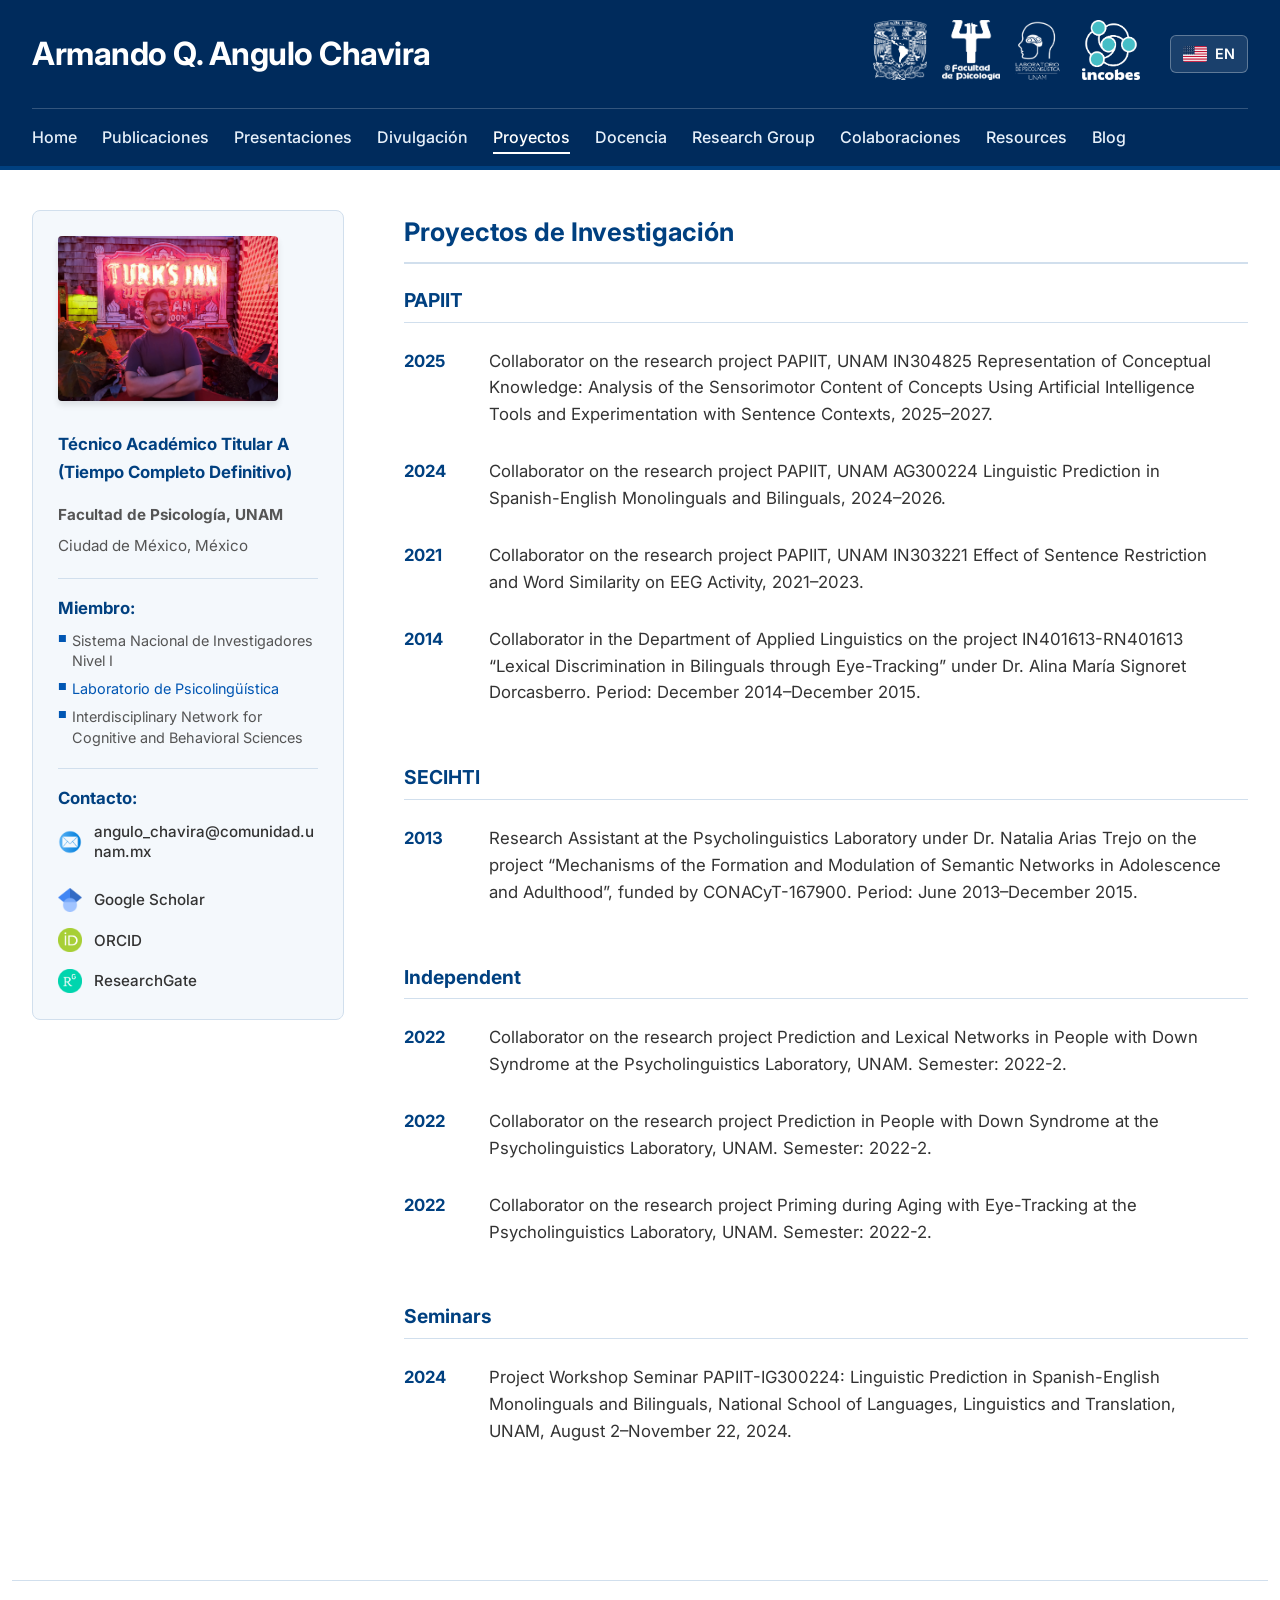
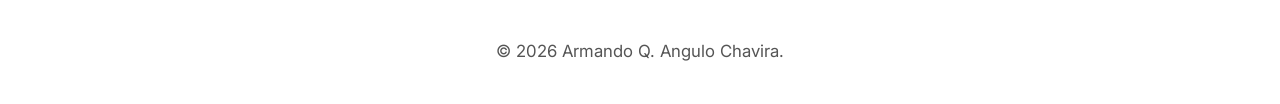
<file: projects.html>
<!DOCTYPE html>
<html lang="es">
<head>
  <meta charset="UTF-8" />
  <title>Proyectos - Armando Q. Angulo Chavira</title>
  <meta name="viewport" content="width=device-width, initial-scale=1" />
  <meta name="description" content="Proyectos de investigación de Armando Q. Angulo Chavira" />
  
  <link rel="stylesheet" href="style.css" />
  <link rel="preconnect" href="https://fonts.googleapis.com" />
  <link rel="preconnect" href="https://fonts.gstatic.com" crossorigin />
  <link href="https://fonts.googleapis.com/css2?family=Inter:wght@300;400;500;600;700&display=swap" rel="stylesheet" />
</head>

<body>
  <header id="header">
    <div id="header-placeholder"></div>
  </header>

  <div id="layout-container">
    
    <aside id="sidebar">
      <div id="sidebar-placeholder"></div>
    </aside>

    <main id="main-content">
      
      <section class="content-section">
        <h3 class="section-title" data-i18n="projTitle">Proyectos</h3>
        
        <h4 class="subsection-title" style="margin-bottom: 0;">PAPIIT</h4>
        <table class="publications-table">
          <tbody>
            <tr>
              <td class="pub-year">2025</td>
              <td class="pub-ref">Collaborator on the research project PAPIIT, UNAM IN304825 Representation of Conceptual Knowledge: Analysis of the Sensorimotor Content of Concepts Using Artificial Intelligence Tools and Experimentation with Sentence Contexts, 2025–2027.</td>
            </tr>
            <tr>
              <td class="pub-year">2024</td>
              <td class="pub-ref">Collaborator on the research project PAPIIT, UNAM AG300224 Linguistic Prediction in Spanish-English Monolinguals and Bilinguals, 2024–2026.</td>
            </tr>
            <tr>
              <td class="pub-year">2021</td>
              <td class="pub-ref">Collaborator on the research project PAPIIT, UNAM IN303221 Effect of Sentence Restriction and Word Similarity on EEG Activity, 2021–2023.</td>
            </tr>
            <tr>
              <td class="pub-year">2014</td>
              <td class="pub-ref">Collaborator in the Department of Applied Linguistics on the project IN401613-RN401613 “Lexical Discrimination in Bilinguals through Eye-Tracking” under Dr. Alina María Signoret Dorcasberro. Period: December 2014–December 2015.</td>
            </tr>
          </tbody>
        </table>

        <h4 class="subsection-title" style="margin-top: 40px; margin-bottom: 0;">SECIHTI</h4>
        <table class="publications-table">
          <tbody>
            <tr>
              <td class="pub-year">2013</td>
              <td class="pub-ref">Research Assistant at the Psycholinguistics Laboratory under Dr. Natalia Arias Trejo on the project “Mechanisms of the Formation and Modulation of Semantic Networks in Adolescence and Adulthood”, funded by CONACyT-167900. Period: June 2013–December 2015.</td>
            </tr>
          </tbody>
        </table>

        <h4 class="subsection-title" style="margin-top: 40px; margin-bottom: 0;">Independent</h4>
        <table class="publications-table">
          <tbody>
            <tr>
              <td class="pub-year">2022</td>
              <td class="pub-ref">Collaborator on the research project Prediction and Lexical Networks in People with Down Syndrome at the Psycholinguistics Laboratory, UNAM. Semester: 2022-2.</td>
            </tr>
            <tr>
              <td class="pub-year">2022</td>
              <td class="pub-ref">Collaborator on the research project Prediction in People with Down Syndrome at the Psycholinguistics Laboratory, UNAM. Semester: 2022-2.</td>
            </tr>
            <tr>
              <td class="pub-year">2022</td>
              <td class="pub-ref">Collaborator on the research project Priming during Aging with Eye-Tracking at the Psycholinguistics Laboratory, UNAM. Semester: 2022-2.</td>
            </tr>
          </tbody>
        </table>

        <h4 class="subsection-title" style="margin-top: 40px; margin-bottom: 0;">Seminars</h4>
        <table class="publications-table">
          <tbody>
            <tr>
              <td class="pub-year">2024</td>
              <td class="pub-ref">Project Workshop Seminar PAPIIT-IG300224: Linguistic Prediction in Spanish-English Monolinguals and Bilinguals, National School of Languages, Linguistics and Translation, UNAM, August 2–November 22, 2024.</td>
            </tr>
          </tbody>
        </table>

      </section>

    </main>
  </div>

  <footer id="footer-placeholder" class="footer"></footer>

  <script src="main.js"></script>

</body>
</html>
</file>
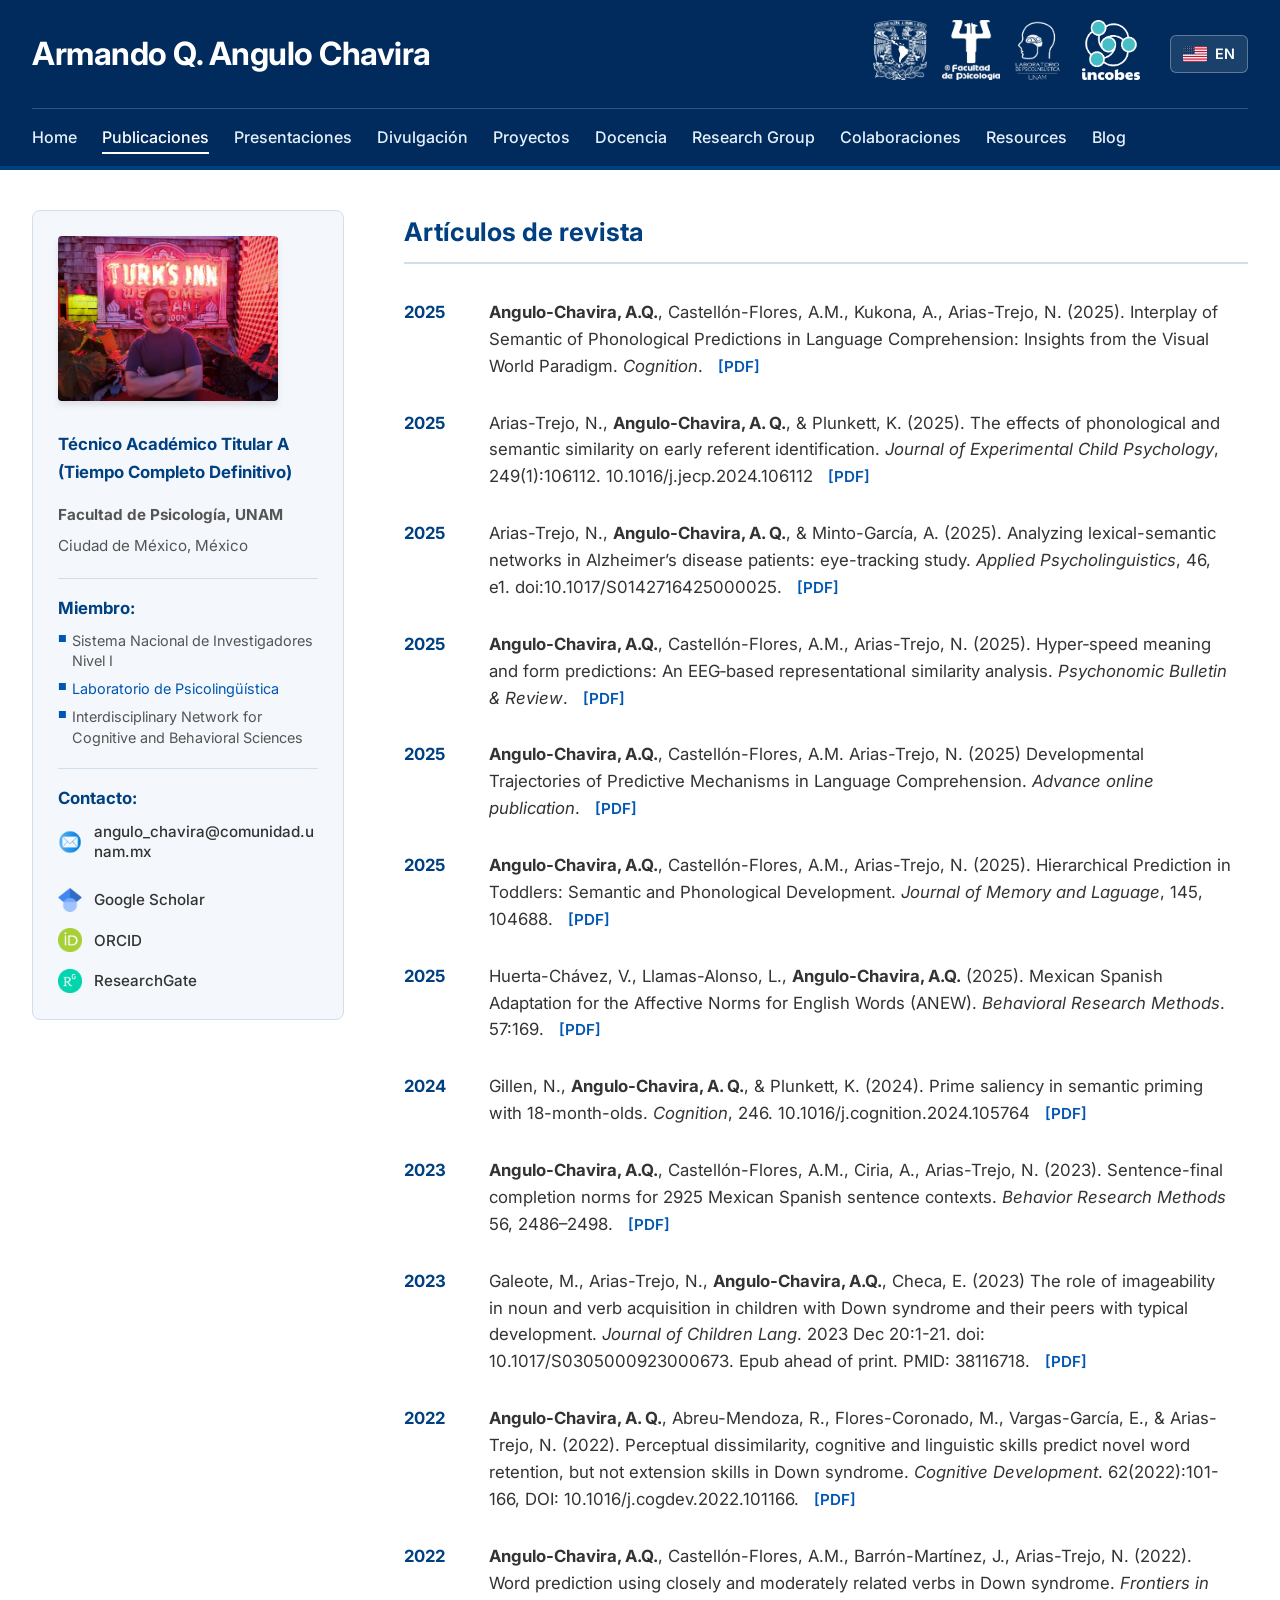
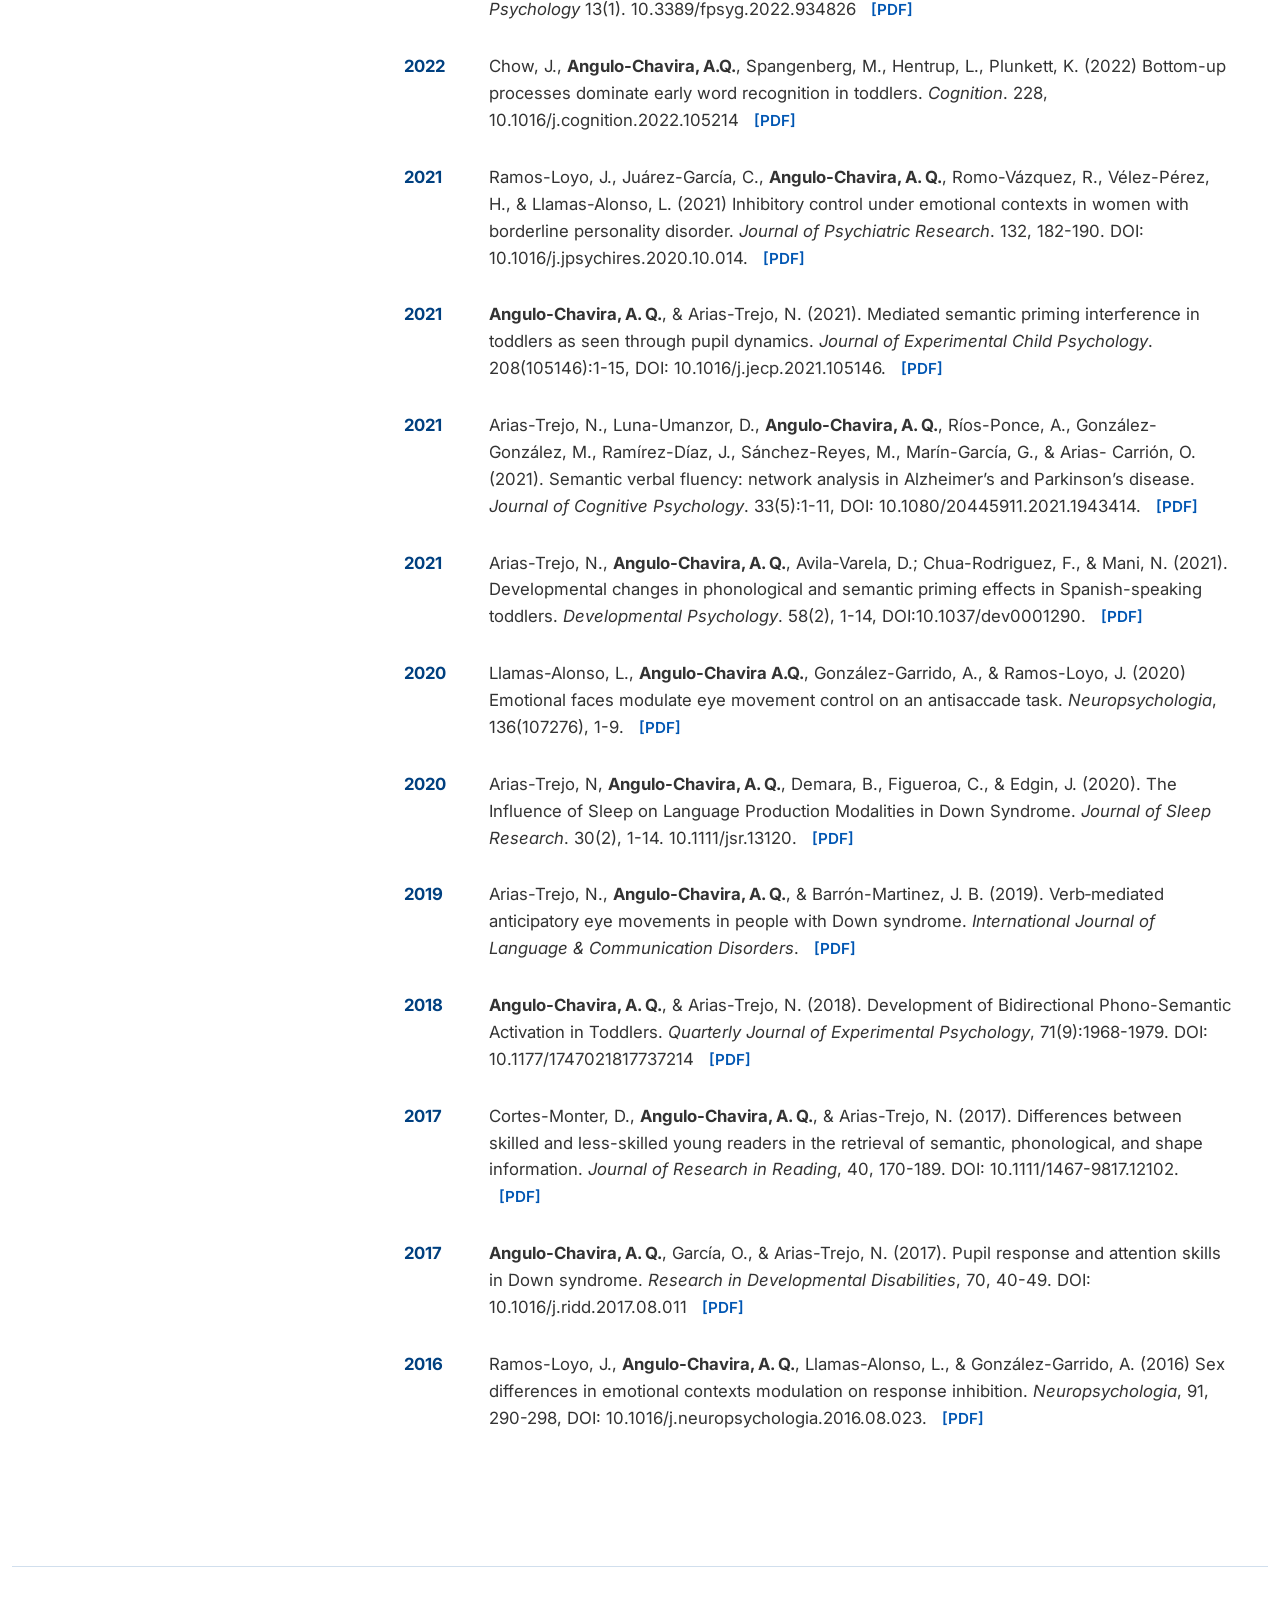
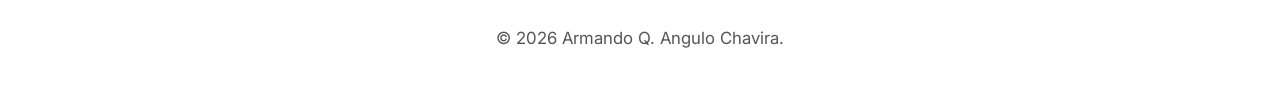
<file: publications.html>
<!DOCTYPE html>
<html lang="es">
<head>
  <meta charset="UTF-8" />
  <title>Publicaciones - Armando Q. Angulo Chavira</title>
  <meta name="viewport" content="width=device-width, initial-scale=1" />
  <meta name="description" content="Publicaciones de Armando Q. Angulo Chavira" />
  
  <link rel="stylesheet" href="style.css" />
  <link rel="preconnect" href="https://fonts.googleapis.com" />
  <link rel="preconnect" href="https://fonts.gstatic.com" crossorigin />
  <link href="https://fonts.googleapis.com/css2?family=Inter:wght@300;400;500;600;700&display=swap" rel="stylesheet" />
  
  <style>
    .pdf-link {
      display: inline-block;
      margin-left: 10px;
      color: var(--blue-link);
      font-weight: 600;
      font-size: 0.95rem;
    }
    .pdf-link:hover {
      color: var(--blue-title);
      text-decoration: underline;
    }
  </style>
</head>

<body>
  <header id="header">
    <div id="header-placeholder"></div>
  </header>

  <div id="layout-container">
    
    <aside id="sidebar">
      <div id="sidebar-placeholder"></div>
    </aside>

    <main id="main-content">
      
      <section class="content-section">
        <h3 class="section-title" data-i18n="pubsTitle">Artículos de revista</h3>
        
        <table class="publications-table">
          <tbody>
            <tr>
              <td class="pub-year">2025</td>
              <td class="pub-ref">
                <strong>Angulo-Chavira, A.Q.</strong>, Castellón-Flores, A.M., Kukona, A., Arias-Trejo, N. (2025). Interplay of Semantic of Phonological Predictions in Language Comprehension: Insights from the Visual World Paradigm. <em>Cognition</em>. 
                <a href="https://www.sciencedirect.com/science/article/pii/S0010027725002987" target="_blank" class="pdf-link">[PDF]</a>
              </td>
            </tr>
            <tr>
              <td class="pub-year">2025</td>
              <td class="pub-ref">
                Arias-Trejo, N., <strong>Angulo-Chavira, A. Q.</strong>, &amp; Plunkett, K. (2025). The effects of phonological and semantic similarity on early referent identification. <em>Journal of Experimental Child Psychology</em>, 249(1):106112. 10.1016/j.jecp.2024.106112 
                <a href="https://www.sciencedirect.com/science/article/pii/S0022096524002522" target="_blank" class="pdf-link">[PDF]</a>
              </td>
            </tr>
            <tr>
              <td class="pub-year">2025</td>
              <td class="pub-ref">
                Arias-Trejo, N., <strong>Angulo-Chavira, A. Q.</strong>, &amp; Minto-García, A. (2025). Analyzing lexical-semantic networks in Alzheimer’s disease patients: eye-tracking study. <em>Applied Psycholinguistics</em>, 46, e1. doi:10.1017/S0142716425000025. 
                <a href="https://www.cambridge.org/core/services/aop-cambridge-core/content/view/C010AB22A7AF88E4E04D7E5ED4A50545/S0142716425000025a.pdf/div-class-title-analyzing-lexical-semantic-networks-in-alzheimer-s-disease-patients-eye-tracking-study-div.pdf" target="_blank" class="pdf-link">[PDF]</a>
              </td>
            </tr>
            <tr>
              <td class="pub-year">2025</td>
              <td class="pub-ref">
                <strong>Angulo-Chavira, A.Q.</strong>, Castellón-Flores, A.M., Arias-Trejo, N. (2025). Hyper‑speed meaning and form predictions: An EEG‑based representational similarity analysis. <em>Psychonomic Bulletin &amp; Review</em>.
                <a href="https://link.springer.com/article/10.3758/s13423-025-02731-4" target="_blank" class="pdf-link">[PDF]</a>
              </td>
            </tr>
            <tr>
              <td class="pub-year">2025</td>
              <td class="pub-ref">
                <strong>Angulo-Chavira, A.Q.</strong>, Castellón-Flores, A.M. Arias-Trejo, N. (2025) Developmental Trajectories of Predictive Mechanisms in Language Comprehension. <em>Advance online publication</em>.
                <a href="https://doi.org/10.1037/dev0002045" target="_blank" class="pdf-link">[PDF]</a>
              </td>
            </tr>
            <tr>
              <td class="pub-year">2025</td>
              <td class="pub-ref">
                <strong>Angulo-Chavira, A.Q.</strong>, Castellón-Flores, A.M., Arias-Trejo, N. (2025). Hierarchical Prediction in Toddlers: Semantic and Phonological Development. <em>Journal of Memory and Laguage</em>, 145, 104688.
                <a href=" https://doi.org/10.1016/j.jml.2025.104688 " target="_blank" class="pdf-link">[PDF]</a>
              </td>
            </tr>
            <tr>
              <td class="pub-year">2025</td>
              <td class="pub-ref">
                Huerta-Chávez, V., Llamas-Alonso, L., <strong>Angulo-Chavira, A.Q.</strong> (2025). Mexican Spanish Adaptation for the Affective Norms for English Words (ANEW). <em>Behavioral Research Methods</em>. 57:169. 
                <a href="https://doi.org/10.3758/s13428-025-02703-5" target="_blank" class="pdf-link">[PDF]</a>
              </td>
            </tr>
            <tr>
              <td class="pub-year">2024</td>
              <td class="pub-ref">
                Gillen, N., <strong>Angulo-Chavira, A. Q.</strong>, &amp; Plunkett, K. (2024). Prime saliency in semantic priming with 18-month-olds. <em>Cognition</em>, 246. 10.1016/j.cognition.2024.105764 
                <a href="https://www.sciencedirect.com/science/article/pii/S0010027724000507" target="_blank" class="pdf-link">[PDF]</a>
              </td>
            </tr>
            <tr>
              <td class="pub-year">2023</td>
              <td class="pub-ref">
                <strong>Angulo-Chavira, A.Q.</strong>, Castellón-Flores, A.M., Ciria, A., Arias-Trejo, N. (2023). Sentence-final completion norms for 2925 Mexican Spanish sentence contexts. <em>Behavior Research Methods</em> 56, 2486–2498. 
                <a href="https://doi.org/10.3758/s13428-023-02160-y" target="_blank" class="pdf-link">[PDF]</a>
              </td>
            </tr>
            <tr>
              <td class="pub-year">2023</td>
              <td class="pub-ref">
                Galeote, M., Arias-Trejo, N., <strong>Angulo-Chavira, A.Q.</strong>, Checa, E. (2023) The role of imageability in noun and verb acquisition in children with Down syndrome and their peers with typical development. <em>Journal of Children Lang</em>. 2023 Dec 20:1-21. doi: 10.1017/S0305000923000673. Epub ahead of print. PMID: 38116718. 
                <a href="https://www.cambridge.org/core/journals/journal-of-child-language/article/abs/role-of-imageability-in-noun-and-verb-acquisition-in-children-with-down-syndrome-and-their-peers-with-typical-development/CD6F91A3460C7212479EE45ACF57C85B" target="_blank" class="pdf-link">[PDF]</a>
              </td>
            </tr>
            <tr>
              <td class="pub-year">2022</td>
              <td class="pub-ref">
                <strong>Angulo-Chavira, A. Q.</strong>, Abreu-Mendoza, R., Flores-Coronado, M., Vargas-García, E., &amp; Arias-Trejo, N. (2022). Perceptual dissimilarity, cognitive and linguistic skills predict novel word retention, but not extension skills in Down syndrome. <em>Cognitive Development</em>. 62(2022):101-166, DOI: 10.1016/j.cogdev.2022.101166. 
                <a href="https://www.sciencedirect.com/science/article/abs/pii/S0885201422000144" target="_blank" class="pdf-link">[PDF]</a>
              </td>
            </tr>
            <tr>
              <td class="pub-year">2022</td>
              <td class="pub-ref">
                <strong>Angulo-Chavira, A.Q.</strong>, Castellón-Flores, A.M., Barrón-Martínez, J., Arias-Trejo, N. (2022). Word prediction using closely and moderately related verbs in Down syndrome. <em>Frontiers in Psychology</em> 13(1). 10.3389/fpsyg.2022.934826 
                <a href="https://www.researchgate.net/publication/364148729_Word_prediction_using_closely_and_moderately_related_verbs_in_Down_syndrome" target="_blank" class="pdf-link">[PDF]</a>
              </td>
            </tr>
            <tr>
              <td class="pub-year">2022</td>
              <td class="pub-ref">
                Chow, J., <strong>Angulo-Chavira, A.Q.</strong>, Spangenberg, M., Hentrup, L., Plunkett, K. (2022) Bottom-up processes dominate early word recognition in toddlers. <em>Cognition</em>. 228, 10.1016/j.cognition.2022.105214 
                <a href="https://www.researchgate.net/publication/361867825_Bottom-up_processes_dominate_early_word_recognition_in_toddlers" target="_blank" class="pdf-link">[PDF]</a>
              </td>
            </tr>
            <tr>
              <td class="pub-year">2021</td>
              <td class="pub-ref">
                Ramos-Loyo, J., Juárez-García, C., <strong>Angulo-Chavira, A. Q.</strong>, Romo-Vázquez, R., Vélez-Pérez, H., &amp; Llamas-Alonso, L. (2021) Inhibitory control under emotional contexts in women with borderline personality disorder. <em>Journal of Psychiatric Research</em>. 132, 182-190. DOI: 10.1016/j.jpsychires.2020.10.014. 
                <a href="https://www.researchgate.net/publication/346296330_Inhibitory_control_under_emotional_contexts_in_women_with_borderline_personality_disorder_An_electrophysiological_study" target="_blank" class="pdf-link">[PDF]</a>
              </td>
            </tr>
            <tr>
              <td class="pub-year">2021</td>
              <td class="pub-ref">
                <strong>Angulo-Chavira, A. Q.</strong>, &amp; Arias-Trejo, N. (2021). Mediated semantic priming interference in toddlers as seen through pupil dynamics. <em>Journal of Experimental Child Psychology</em>. 208(105146):1-15, DOI: 10.1016/j.jecp.2021.105146. 
                <a href="https://www.researchgate.net/publication/350872297_Mediated_semantic_priming_interference_in_toddlers_as_seen_through_pupil_dynamics" target="_blank" class="pdf-link">[PDF]</a>
              </td>
            </tr>
            <tr>
              <td class="pub-year">2021</td>
              <td class="pub-ref">
                Arias-Trejo, N., Luna-Umanzor, D., <strong>Angulo-Chavira, A. Q.</strong>, Ríos-Ponce, A., González-González, M., Ramírez-Díaz, J., Sánchez-Reyes, M., Marín-García, G., &amp; Arias- Carrión, O. (2021). Semantic verbal fluency: network analysis in Alzheimer’s and Parkinson’s disease. <em>Journal of Cognitive Psychology</em>. 33(5):1-11, DOI: 10.1080/20445911.2021.1943414. 
                <a href="https://www.tandfonline.com/doi/abs/10.1080/20445911.2021.1943414" target="_blank" class="pdf-link">[PDF]</a>
              </td>
            </tr>
            <tr>
              <td class="pub-year">2021</td>
              <td class="pub-ref">
                Arias-Trejo, N., <strong>Angulo-Chavira, A. Q.</strong>, Avila-Varela, D.; Chua-Rodriguez, F., &amp; Mani, N. (2021). Developmental changes in phonological and semantic priming effects in Spanish-speaking toddlers. <em>Developmental Psychology</em>. 58(2), 1-14, DOI:10.1037/dev0001290. 
                <a href="https://www.researchgate.net/publication/357294232_Developmental_changes_in_phonological_and_semantic_priming_effects_in_Spanish-speaking_toddlers" target="_blank" class="pdf-link">[PDF]</a>
              </td>
            </tr>
            <tr>
              <td class="pub-year">2020</td>
              <td class="pub-ref">
                Llamas-Alonso, L., <strong>Angulo-Chavira A.Q.</strong>, González-Garrido, A., &amp; Ramos-Loyo, J. (2020) Emotional faces modulate eye movement control on an antisaccade task. <em>Neuropsychologia</em>, 136(107276), 1-9. 
                <a href="https://doi.org/10.1016/j.neuropsychologia.2019.107276" target="_blank" class="pdf-link">[PDF]</a>
              </td>
            </tr>
            <tr>
              <td class="pub-year">2020</td>
              <td class="pub-ref">
                Arias-Trejo, N, <strong>Angulo-Chavira, A. Q.</strong>, Demara, B., Figueroa, C., &amp; Edgin, J. (2020). The Influence of Sleep on Language Production Modalities in Down Syndrome. <em>Journal of Sleep Research</em>. 30(2), 1-14. 10.1111/jsr.13120. 
                <a href="https://doi.org/10.1111/jsr.13120" target="_blank" class="pdf-link">[PDF]</a>
              </td>
            </tr>
            <tr>
              <td class="pub-year">2019</td>
              <td class="pub-ref">
                Arias-Trejo, N., <strong>Angulo-Chavira, A. Q.</strong>, &amp; Barrón-Martinez, J. B. (2019). Verb‐mediated anticipatory eye movements in people with Down syndrome. <em>International Journal of Language &amp; Communication Disorders</em>. 
                <a href="https://doi.org/10.1111/1460-6984.12473" target="_blank" class="pdf-link">[PDF]</a>
              </td>
            </tr>
            <tr>
              <td class="pub-year">2018</td>
              <td class="pub-ref">
                <strong>Angulo-Chavira, A. Q.</strong>, &amp; Arias-Trejo, N. (2018). Development of Bidirectional Phono-Semantic Activation in Toddlers. <em>Quarterly Journal of Experimental Psychology</em>, 71(9):1968-1979. DOI: 10.1177/1747021817737214 
                <a href="https://www.researchgate.net/publication/322193489_Development_of_bidirectional_phono-semantic_activation_in_toddlers" target="_blank" class="pdf-link">[PDF]</a>
              </td>
            </tr>
            <tr>
              <td class="pub-year">2017</td>
              <td class="pub-ref">
                Cortes-Monter, D., <strong>Angulo-Chavira, A. Q.</strong>, &amp; Arias-Trejo, N. (2017). Differences between skilled and less-skilled young readers in the retrieval of semantic, phonological, and shape information. <em>Journal of Research in Reading</em>, 40, 170-189. DOI: 10.1111/1467-9817.12102. 
                <a href="https://doi.org/10.1111/1467-9817.12102" target="_blank" class="pdf-link">[PDF]</a>
              </td>
            </tr>
            <tr>
              <td class="pub-year">2017</td>
              <td class="pub-ref">
                <strong>Angulo-Chavira, A. Q.</strong>, García, O., &amp; Arias-Trejo, N. (2017). Pupil response and attention skills in Down syndrome. <em>Research in Developmental Disabilities</em>, 70, 40-49. DOI: 10.1016/j.ridd.2017.08.011 
                <a href="https://www.sciencedirect.com/science/article/abs/pii/S0891422217302135" target="_blank" class="pdf-link">[PDF]</a>
              </td>
            </tr>
            <tr>
              <td class="pub-year">2016</td>
              <td class="pub-ref">
                Ramos-Loyo, J., <strong>Angulo-Chavira, A. Q.</strong>, Llamas-Alonso, L., &amp; González-Garrido, A. (2016) Sex differences in emotional contexts modulation on response inhibition. <em>Neuropsychologia</em>, 91, 290-298, DOI: 10.1016/j.neuropsychologia.2016.08.023. 
                <a href="https://www.sciencedirect.com/science/article/abs/pii/S0028393216303153" target="_blank" class="pdf-link">[PDF]</a>
              </td>
            </tr>
          </tbody>
        </table>

      </section>

    </main>
  </div>

  <footer id="footer-placeholder" class="footer"></footer>

  <script src="main.js"></script>

</body>
</html>
</file>
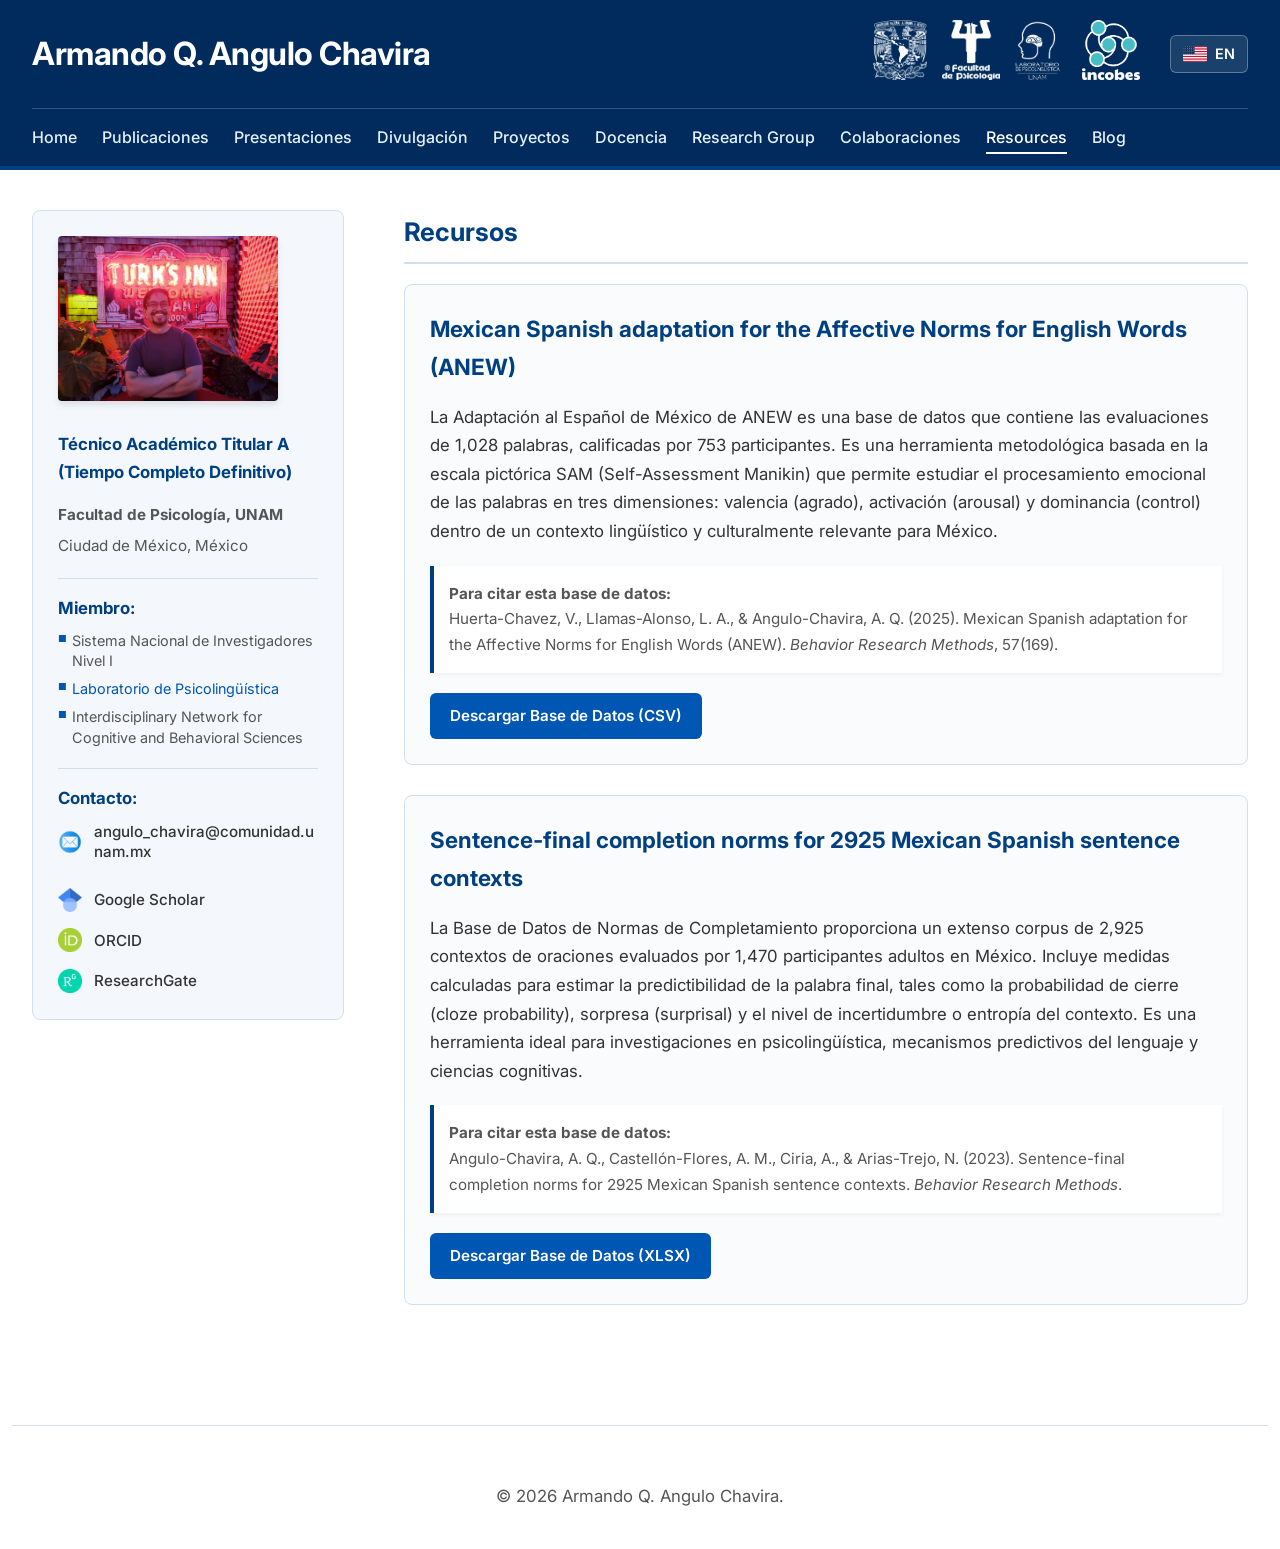
<file: resources.html>
<!DOCTYPE html>
<html lang="es">
<head>
  <meta charset="UTF-8" />
  <title>Recursos - Armando Q. Angulo Chavira</title>
  <meta name="viewport" content="width=device-width, initial-scale=1" />
  <meta name="description" content="Recursos, bases de datos y materiales de investigación de Armando Q. Angulo Chavira" />
  
  <link rel="stylesheet" href="style.css" />
  <link rel="preconnect" href="https://fonts.googleapis.com" />
  <link rel="preconnect" href="https://fonts.gstatic.com" crossorigin />
  <link href="https://fonts.googleapis.com/css2?family=Inter:wght@300;400;500;600;700&display=swap" rel="stylesheet" />

  <style>
    .resource-card {
      border: 1px solid var(--border-color);
      border-radius: 8px;
      padding: 25px;
      margin-bottom: 30px;
      background-color: #fafbfc;
    }
    .resource-title {
      color: var(--blue-title);
      font-size: 1.4rem;
      margin-top: 0;
      margin-bottom: 15px;
    }
    .citation-box {
      background-color: var(--bg-color);
      border-left: 4px solid var(--blue-title);
      padding: 15px;
      margin: 20px 0;
      font-size: 0.95rem;
      color: var(--text-muted);
      box-shadow: 0 2px 4px rgba(0,0,0,0.05);
    }
    .download-btn {
      display: inline-flex;
      align-items: center;
      gap: 8px;
      background-color: var(--blue-link);
      color: #ffffff;
      padding: 10px 20px;
      border-radius: 6px;
      font-weight: 600;
      font-size: 0.95rem;
      text-decoration: none;
      transition: background-color 0.2s;
    }
    .download-btn:hover {
      background-color: var(--blue-title);
      color: #ffffff;
      text-decoration: none;
    }
  </style>
</head>

<body>
  <header id="header">
    <div id="header-placeholder"></div>
  </header>

  <div id="layout-container">
    
    <aside id="sidebar">
      <div id="sidebar-placeholder"></div>
    </aside>

    <main id="main-content">
      
      <section class="content-section">
        <h3 class="section-title" data-i18n="resourcesTitle">Recursos</h3>
        
        <div class="resource-card">
          <h4 class="resource-title" data-i18n="res1Title">Mexican Spanish adaptation for the Affective Norms for English Words (ANEW)</h4>
          
          <p data-i18n="res1Desc">
            La Adaptación al Español de México de ANEW es una base de datos que contiene las evaluaciones de 1,028 palabras, calificadas por 753 participantes. Es una herramienta metodológica basada en la escala pictórica SAM (Self-Assessment Manikin) que permite estudiar el procesamiento emocional de las palabras en tres dimensiones: valencia (agrado), activación (arousal) y dominancia (control) dentro de un contexto lingüístico y culturalmente relevante para México.
          </p>
          
          <div class="citation-box">
            <strong data-i18n="citeText">Para citar esta base de datos:</strong><br>
            Huerta-Chavez, V., Llamas-Alonso, L. A., &amp; Angulo-Chavira, A. Q. (2025). Mexican Spanish adaptation for the Affective Norms for English Words (ANEW). <em>Behavior Research Methods</em>, 57(169).
          </div>

          <a href="files/ANEW_mexican_word_average.csv" download class="download-btn">
            <span data-i18n="res1Btn">Descargar Base de Datos (CSV)</span>
          </a>
        </div>

        <div class="resource-card">
          <h4 class="resource-title" data-i18n="res2Title">Sentence‐final completion norms for 2925 Mexican Spanish sentence contexts</h4>
          
          <p data-i18n="res2Desc">
            La Base de Datos de Normas de Completamiento proporciona un extenso corpus de 2,925 contextos de oraciones evaluados por 1,470 participantes adultos en México. Incluye medidas calculadas para estimar la predictibilidad de la palabra final, tales como la probabilidad de cierre (cloze probability), sorpresa (surprisal) y el nivel de incertidumbre o entropía del contexto. Es una herramienta ideal para investigaciones en psicolingüística, mecanismos predictivos del lenguaje y ciencias cognitivas.
          </p>
          
          <div class="citation-box">
            <strong data-i18n="citeText">Para citar esta base de datos:</strong><br>
            Angulo-Chavira, A. Q., Castellón-Flores, A. M., Ciria, A., &amp; Arias-Trejo, N. (2023). Sentence-final completion norms for 2925 Mexican Spanish sentence contexts. <em>Behavior Research Methods</em>.
          </div>

          <a href="files/corpus_data_clean5.xlsx" download class="download-btn">
            <span data-i18n="res2Btn">Descargar Base de Datos (xlsx)</span>
          </a>
        </div>

      </section>

    </main>
  </div>

  <footer id="footer-placeholder" class="footer"></footer>

  <script src="main.js"></script>

</body>
</html>
</file>
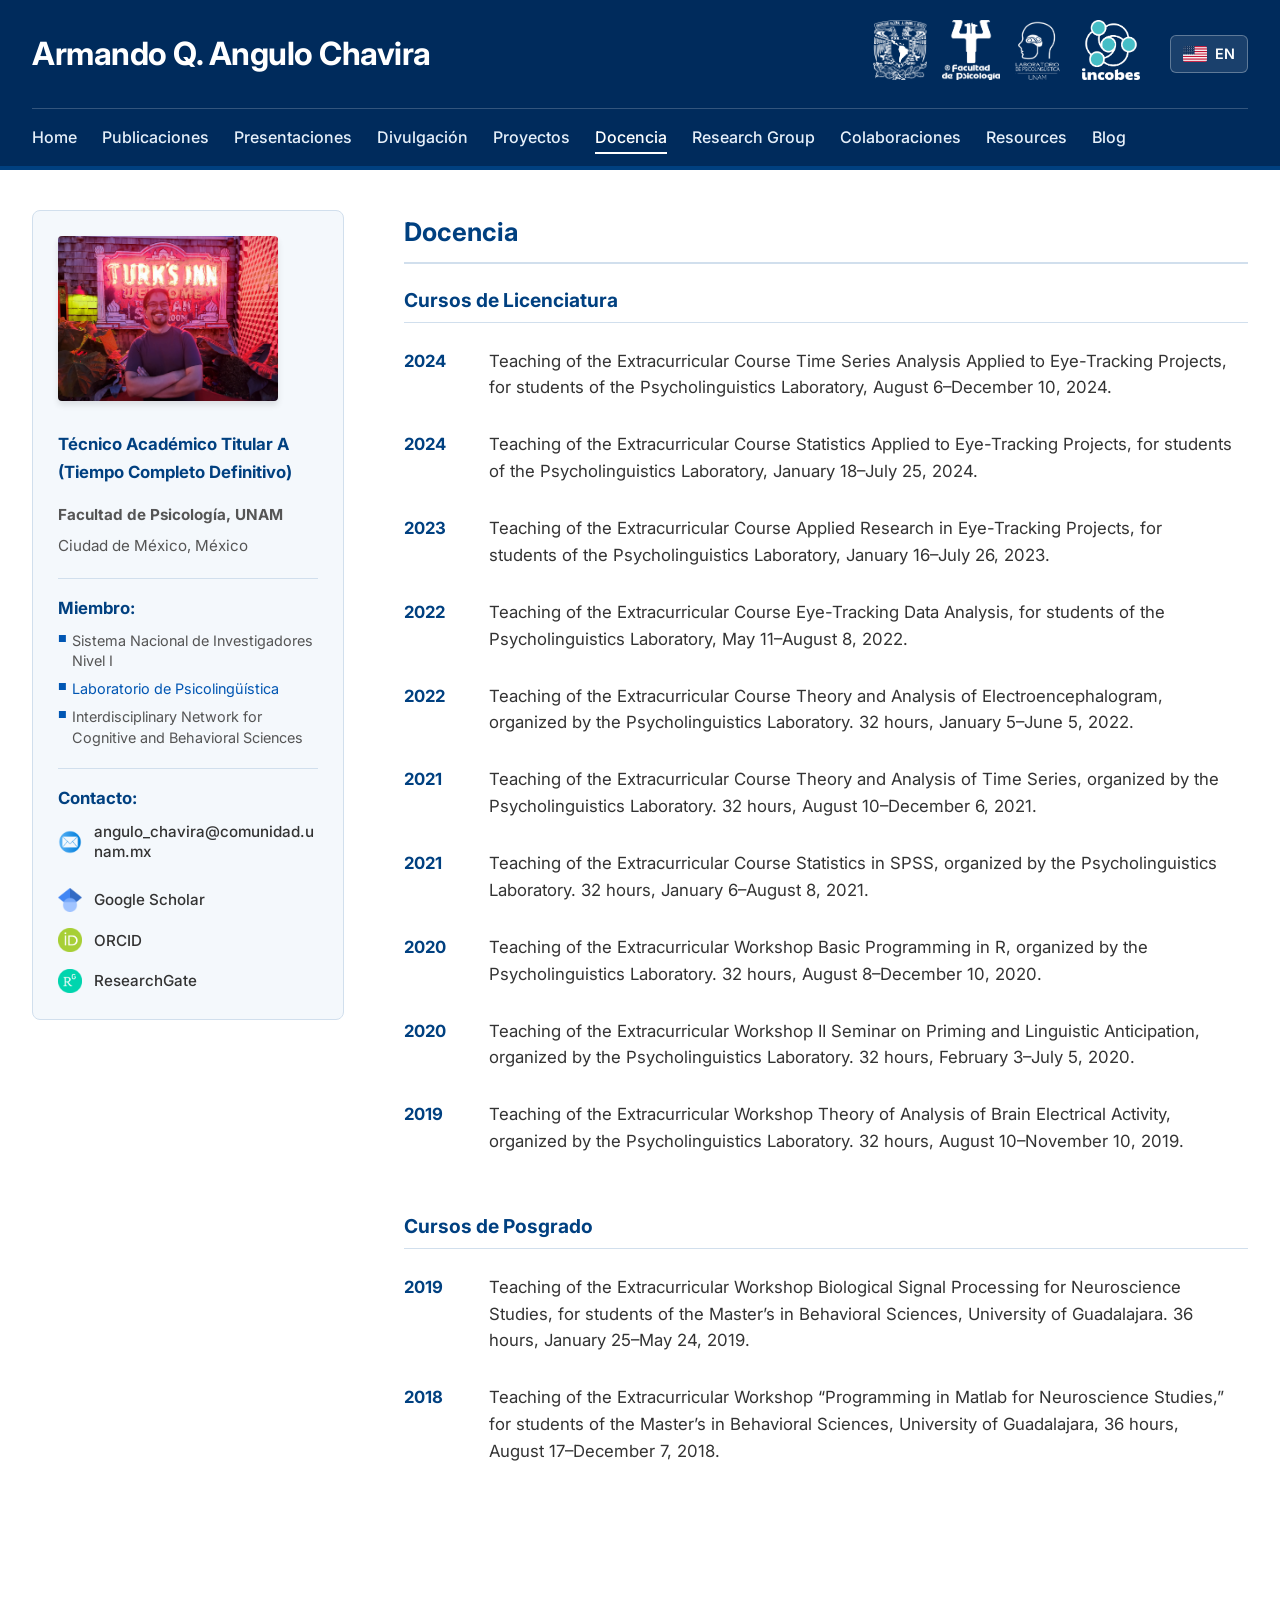
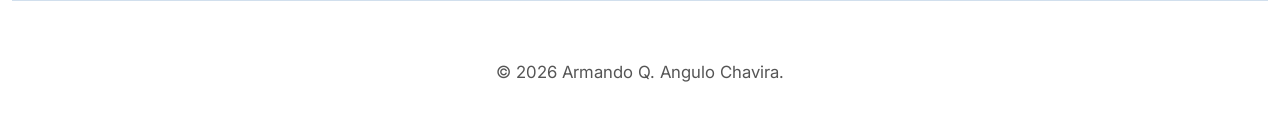
<file: teaching.html>
<!DOCTYPE html>
<html lang="es">
<head>
  <meta charset="UTF-8" />
  <title>Docencia - Armando Q. Angulo Chavira</title>
  <meta name="viewport" content="width=device-width, initial-scale=1" />
  <meta name="description" content="Cursos y docencia impartida por Armando Q. Angulo Chavira" />
  
  <link rel="stylesheet" href="style.css" />
  <link rel="preconnect" href="https://fonts.googleapis.com" />
  <link rel="preconnect" href="https://fonts.gstatic.com" crossorigin />
  <link href="https://fonts.googleapis.com/css2?family=Inter:wght@300;400;500;600;700&display=swap" rel="stylesheet" />
</head>

<body>
  <header id="header">
    <div id="header-placeholder"></div>
  </header>

  <div id="layout-container">
    
    <aside id="sidebar">
      <div id="sidebar-placeholder"></div>
    </aside>

    <main id="main-content">
      
      <section class="content-section">
        <h3 class="section-title" data-i18n="teachingTitle">Docencia</h3>
        
        <h4 class="subsection-title" data-i18n="teachUndergrad">Cursos de Licenciatura</h4>
        <table class="publications-table">
          <tbody>
            <tr>
              <td class="pub-year">2024</td>
              <td class="pub-ref">Teaching of the Extracurricular Course Time Series Analysis Applied to Eye-Tracking Projects, for students of the Psycholinguistics Laboratory, August 6–December 10, 2024.</td>
            </tr>
            <tr>
              <td class="pub-year">2024</td>
              <td class="pub-ref">Teaching of the Extracurricular Course Statistics Applied to Eye-Tracking Projects, for students of the Psycholinguistics Laboratory, January 18–July 25, 2024.</td>
            </tr>
            <tr>
              <td class="pub-year">2023</td>
              <td class="pub-ref">Teaching of the Extracurricular Course Applied Research in Eye-Tracking Projects, for students of the Psycholinguistics Laboratory, January 16–July 26, 2023.</td>
            </tr>
            <tr>
              <td class="pub-year">2022</td>
              <td class="pub-ref">Teaching of the Extracurricular Course Eye-Tracking Data Analysis, for students of the Psycholinguistics Laboratory, May 11–August 8, 2022.</td>
            </tr>
            <tr>
              <td class="pub-year">2022</td>
              <td class="pub-ref">Teaching of the Extracurricular Course Theory and Analysis of Electroencephalogram, organized by the Psycholinguistics Laboratory. 32 hours, January 5–June 5, 2022.</td>
            </tr>
            <tr>
              <td class="pub-year">2021</td>
              <td class="pub-ref">Teaching of the Extracurricular Course Theory and Analysis of Time Series, organized by the Psycholinguistics Laboratory. 32 hours, August 10–December 6, 2021.</td>
            </tr>
            <tr>
              <td class="pub-year">2021</td>
              <td class="pub-ref">Teaching of the Extracurricular Course Statistics in SPSS, organized by the Psycholinguistics Laboratory. 32 hours, January 6–August 8, 2021.</td>
            </tr>
            <tr>
              <td class="pub-year">2020</td>
              <td class="pub-ref">Teaching of the Extracurricular Workshop Basic Programming in R, organized by the Psycholinguistics Laboratory. 32 hours, August 8–December 10, 2020.</td>
            </tr>
            <tr>
              <td class="pub-year">2020</td>
              <td class="pub-ref">Teaching of the Extracurricular Workshop II Seminar on Priming and Linguistic Anticipation, organized by the Psycholinguistics Laboratory. 32 hours, February 3–July 5, 2020.</td>
            </tr>
            <tr>
              <td class="pub-year">2019</td>
              <td class="pub-ref">Teaching of the Extracurricular Workshop Theory of Analysis of Brain Electrical Activity, organized by the Psycholinguistics Laboratory. 32 hours, August 10–November 10, 2019.</td>
            </tr>
          </tbody>
        </table>

        <h4 class="subsection-title" data-i18n="teachGrad">Cursos de Posgrado</h4>
        <table class="publications-table">
          <tbody>
            <tr>
              <td class="pub-year">2019</td>
              <td class="pub-ref">Teaching of the Extracurricular Workshop Biological Signal Processing for Neuroscience Studies, for students of the Master’s in Behavioral Sciences, University of Guadalajara. 36 hours, January 25–May 24, 2019.</td>
            </tr>
            <tr>
              <td class="pub-year">2018</td>
              <td class="pub-ref">Teaching of the Extracurricular Workshop “Programming in Matlab for Neuroscience Studies,” for students of the Master’s in Behavioral Sciences, University of Guadalajara, 36 hours, August 17–December 7, 2018.</td>
            </tr>
          </tbody>
        </table>

      </section>

    </main>
  </div>

  <footer id="footer-placeholder" class="footer"></footer>

  <script src="main.js"></script>

</body>
</html>
</file>
<file: style.css>
/* =========================================
   1. VARIABLES Y CONFIGURACIÓN BASE
   ========================================= */
:root {
  --header-bg: #002b5c;      
  --blue-title: #004080;     
  --blue-link: #0056b3;      
  --sidebar-bg: #f4f8fc;     
  
  --text-main: #333333;
  --text-muted: #555555;
  --bg-color: #ffffff;
  --border-color: #d1dfed;   
}

body {
  margin: 0;
  font-family: 'Inter', Arial, sans-serif;
  background-color: var(--bg-color);
  color: var(--text-main);
  line-height: 1.7;
  font-size: 16px;
}

a {
  color: var(--blue-link);
  text-decoration: none;
}

a:hover {
  text-decoration: underline;
  color: #003d82;
}

/* =========================================
   2. ENCABEZADO Y NAVEGACIÓN
   ========================================= */
#header {
  background-color: var(--header-bg); 
  color: #ffffff;
  border-bottom: 4px solid var(--blue-title);
  margin-bottom: 40px;
}

.header-inner {
  width: 95%;
  max-width: 1600px;
  margin: 0 auto;
  padding: 20px 0 0 0;
}

.header-top {
  display: flex;
  justify-content: space-between;
  align-items: center; 
  margin-bottom: 20px;
}

.logo a {
  font-size: 2rem;
  font-weight: 700;
  color: #ffffff; 
  text-decoration: none;
  letter-spacing: -0.5px;
}

.header-logos {
  display: flex;
  gap: 15px;
  align-items: center;
  margin-left: auto;
  margin-right: 30px; 
}

.inst-logo {
  height: 60px;
  width: auto;
  object-fit: contain;
  background: transparent;
}

.lang-toggle {
  background: rgba(255, 255, 255, 0.1);
  border: 1px solid rgba(255, 255, 255, 0.3);
  padding: 6px 12px;
  border-radius: 6px;
  display: flex;
  align-items: center;
  gap: 8px;
  color: #ffffff;
  font-weight: 600;
  font-size: 0.9rem;
  transition: background 0.2s;
}

.lang-toggle:hover {
  background: rgba(255, 255, 255, 0.25);
  text-decoration: none;
  color: #ffffff;
}

.lang-img {
  width: 24px;
  height: 16px;
  object-fit: cover;
  border-radius: 2px;
}

.nav-menu ul {
  list-style: none;
  margin: 0;
  padding: 0;
  display: flex;
  flex-wrap: wrap;
  gap: 25px;
  border-top: 1px solid rgba(255, 255, 255, 0.2);
  padding-top: 15px;
  padding-bottom: 15px;
}

.nav-menu a {
  color: #e6f0fa;
  font-weight: 500;
  font-size: 1rem;
  padding-bottom: 5px;
}

.nav-menu a:hover, .nav-menu a.active {
  color: #ffffff;
  text-decoration: none;
  border-bottom: 2px solid #ffffff;
}

/* =========================================
   3. LAYOUT PRINCIPAL
   ========================================= */
#layout-container {
  width: 95%;
  max-width: 1600px;
  margin: 0 auto;
  padding: 0;
  display: flex;
  gap: 60px;
  align-items: flex-start;
}

/* =========================================
   4. BARRA LATERAL (SIDEBAR)
   ========================================= */
#sidebar {
  flex: 0 0 260px;
  background-color: var(--sidebar-bg);
  padding: 25px;
  border-radius: 8px;
  border: 1px solid var(--border-color);
}

.profile-pic {
  width: 100%;
  max-width: 220px;
  height: auto;
  border-radius: 4px;
  margin-bottom: 20px;
  box-shadow: 0 4px 6px rgba(0,0,0,0.1);
}

#sidebar .role {
  font-weight: 700;
  margin-bottom: 15px;
  margin-top: 0;
  color: var(--blue-title);
}

#sidebar .affiliation p {
  margin: 5px 0;
  font-size: 0.95rem;
  color: var(--text-muted);
}

.sidebar-links {
  margin-top: 25px;
  font-size: 0.95rem;
  line-height: 2;
  border-top: 1px solid var(--border-color);
  padding-top: 15px;
}

/* Nuevo formato de correo en Sidebar */
.sidebar-contact {
  margin-top: 20px;
  padding-top: 15px;
  border-top: 1px solid var(--border-color);
  font-size: 0.9rem;
}

/* Idéntico al diseño de .memberships p */
.contact-title {
  margin: 0 0 8px 0;
  color: var(--blue-title);
}

.contact-email {
  display: flex;
  align-items: center;
  gap: 8px;
}

.contact-email a {
  color: var(--text-main);
  word-break: break-all; /* Evita que el correo rompa la barra lateral */
}

.contact-email a:hover {
  color: var(--blue-link);
}

.sidebar-contact p {
  margin: 0;
  display: flex;
  align-items: center;
  gap: 8px;
}

.sidebar-contact a {
  color: var(--text-main);
  word-break: break-all; /* CRUCIAL: Evita que un correo largo rompa la barra lateral */
  font-size: 0.95rem;
}

.sidebar-contact a:hover {
  color: var(--blue-link);
}

/* Formato de los logos académicos */
.sidebar-socials {
  margin-top: 25px;
  display: flex;
  flex-direction: column; /* Los acomoda en lista vertical */
  gap: 15px; /* Espacio entre cada red social */
}

.sidebar-socials a {
  display: flex;
  align-items: center; /* Centra el logo con el texto */
  gap: 12px; /* Espacio entre el logo y el texto */
  color: var(--text-main);
  font-weight: 500;
  font-size: 0.95rem;
  transition: all 0.2s ease;
}

.sidebar-socials a:hover {
  color: var(--blue-link);
  text-decoration: none;
  transform: translateX(5px); /* Pequeño efecto: se mueve a la derecha al hacer hover */
}

.social-icon {
  width: 24px;  /* Tamaño más pequeño porque van al lado del texto */
  height: 24px;
  object-fit: contain;
}

.social-icon:hover {
  transform: translateY(-3px); /* Efecto de saltito al pasar el ratón */
  filter: grayscale(0%); /* Opcional: Regresa el color al pasar el ratón */
}

.memberships {
  margin-top: 20px;
  padding-top: 15px;
  border-top: 1px solid var(--border-color);
  font-size: 0.9rem;
  color: var(--text-muted);
}

.memberships p {
  margin: 0 0 8px 0;
  color: var(--blue-title);
}

.memberships ul {
  list-style: none;
  padding: 0;
  margin: 0;
}

.memberships li {
  margin-bottom: 8px;
  line-height: 1.4;
  position: relative;
  padding-left: 14px;
}

.memberships li::before {
  content: "■";
  color: var(--blue-link);
  position: absolute;
  left: 0;
  top: 1px;
  font-size: 0.6rem;
}

/* =========================================
   5. CONTENIDO PRINCIPAL
   ========================================= */
#main-content {
  flex: 1;
  padding-bottom: 40px;
}

.content-section {
  margin-bottom: 40px;
}

.section-title {
  font-size: 1.6rem;
  color: var(--blue-title); 
  border-bottom: 2px solid var(--border-color);
  padding-bottom: 8px;
  margin-top: 0;
  margin-bottom: 20px;
}

p {
  margin-bottom: 18px;
  font-size: 1.05rem;
}

.clean-list {
  padding-left: 20px;
  margin-bottom: 20px;
  font-size: 1.05rem;
}

.clean-list li {
  margin-bottom: 8px;
}

.subsection-title {
  font-size: 1.2rem;
  color: var(--blue-title);
  margin-top: 40px;
  margin-bottom: 10px;
  border-bottom: 1px solid var(--border-color); /* Opcional: una línea más delgada */
  padding-bottom: 5px;
}

/* Quitamos el margen superior si es el primer elemento de la sección */
.section-title + .subsection-title {
  margin-top: 20px;
}

/* =========================================
   6. BADGES (PALABRAS CLAVE)
   ========================================= */
.badges-container {
  display: flex;
  flex-wrap: wrap;
  gap: 10px;
  margin-top: 10px;
}

.badge {
  background-color: #e6f0fa; 
  color: var(--blue-title);  
  padding: 6px 14px;
  border-radius: 20px;       
  font-size: 0.95rem;
  font-weight: 600;
  border: 1px solid #b3d4ff; 
  transition: all 0.2s ease;
  cursor: default;
}

.badge:hover {
  background-color: var(--blue-title);
  color: #ffffff;
  transform: translateY(-2px);
  box-shadow: 0 4px 8px rgba(0, 64, 128, 0.2);
}

/* =========================================
   7. TABLA DE CONTACTO
   ========================================= */
.contact-table {
  border-collapse: collapse;
}

.contact-table td {
  padding: 10px 15px 10px 0;
  vertical-align: top;
  font-size: 1.05rem;
}

.icon-cell {
  font-size: 1.4rem;
}

/* =========================================
   8. TABLAS DE PUBLICACIONES Y PRESENTACIONES
   ========================================= */
.publications-table {
  width: 100%;
  border-collapse: collapse;
  margin-top: 10px;
}

.publications-table td {
  padding: 15px 15px 15px 0;
  vertical-align: top;
  border: none; 
  font-size: 1.05rem;
  line-height: 1.6;
}

.pub-year {
  width: 70px;
  font-weight: 700;
  color: var(--blue-title);
}

.pub-ref {
  color: var(--text-main);
}

.pub-ref em {
  color: var(--text-main);
}

/* =========================================
   9. DISEÑO DE GRUPO DE INVESTIGACIÓN (GROUP.HTML)
   ========================================= */
.group-members-list {
  display: flex;
  flex-direction: column;
  margin-top: 30px;
}

.group-member-row {
  display: flex;
  flex-direction: row; 
  gap: 30px; 
  align-items: flex-start; 
  width: 100%;
  box-sizing: border-box; 
  border-bottom: 1px solid var(--border-color); /* Línea gris de separación */
  padding-bottom: 40px; 
  margin-bottom: 40px;
}

/* El último miembro no lleva la línea gris debajo */
.group-member-row:last-child {
  border-bottom: none;
  padding-bottom: 0;
  margin-bottom: 0;
}

.group-member-text {
  flex: 1;
  min-width: 0; 
}

.group-member-text h4 {
  margin-top: 0;
  color: var(--blue-title);
  font-size: 1.3rem;
  margin-bottom: 10px;
}

.member-details {
  list-style: none;
  padding: 0;
  margin: 0;
  font-size: 1rem;
}

.member-details li {
  margin-bottom: 8px;
  line-height: 1.6;
}

.group-member-image {
  flex: 0 0 160px; 
  max-width: 160px; 
}

.profile-placeholder {
  width: 100%;
  height: auto;
  display: block; 
  border-radius: 6px; 
  box-shadow: 0 4px 6px rgba(0,0,0,0.15); 
  object-fit: cover; 
}

/* =========================================
   10. FOOTER
   ========================================= */
.footer {
  text-align: center;
  padding: 40px 20px 20px;
  color: var(--text-muted);
  font-size: 0.9rem;
  border-top: 1px solid var(--border-color);
  width: 95%;
  max-width: 1600px;
  margin: 40px auto 0;
}

/* =========================================
   11. RESPONSIVO (MÓVILES Y TABLETS)
   ========================================= */
@media (max-width: 900px) {
  #layout-container {
    flex-direction: column;
    gap: 30px;
  }
  
  #sidebar {
    width: auto;
    flex: none;
  }

  .header-top {
    flex-direction: column;
    align-items: flex-start;
    gap: 20px;
  }

  .header-logos {
    margin-left: 0;
  }
}

@media (max-width: 768px) {
  .group-member-row {
    flex-direction: column-reverse; /* Imagen arriba en celulares */
    align-items: center;
    gap: 20px;
  }

  .group-member-image {
    flex: auto;
    width: 100%;
    max-width: 250px; 
  }

  .group-member-text {
    width: 100%;
  }
}
</file>
